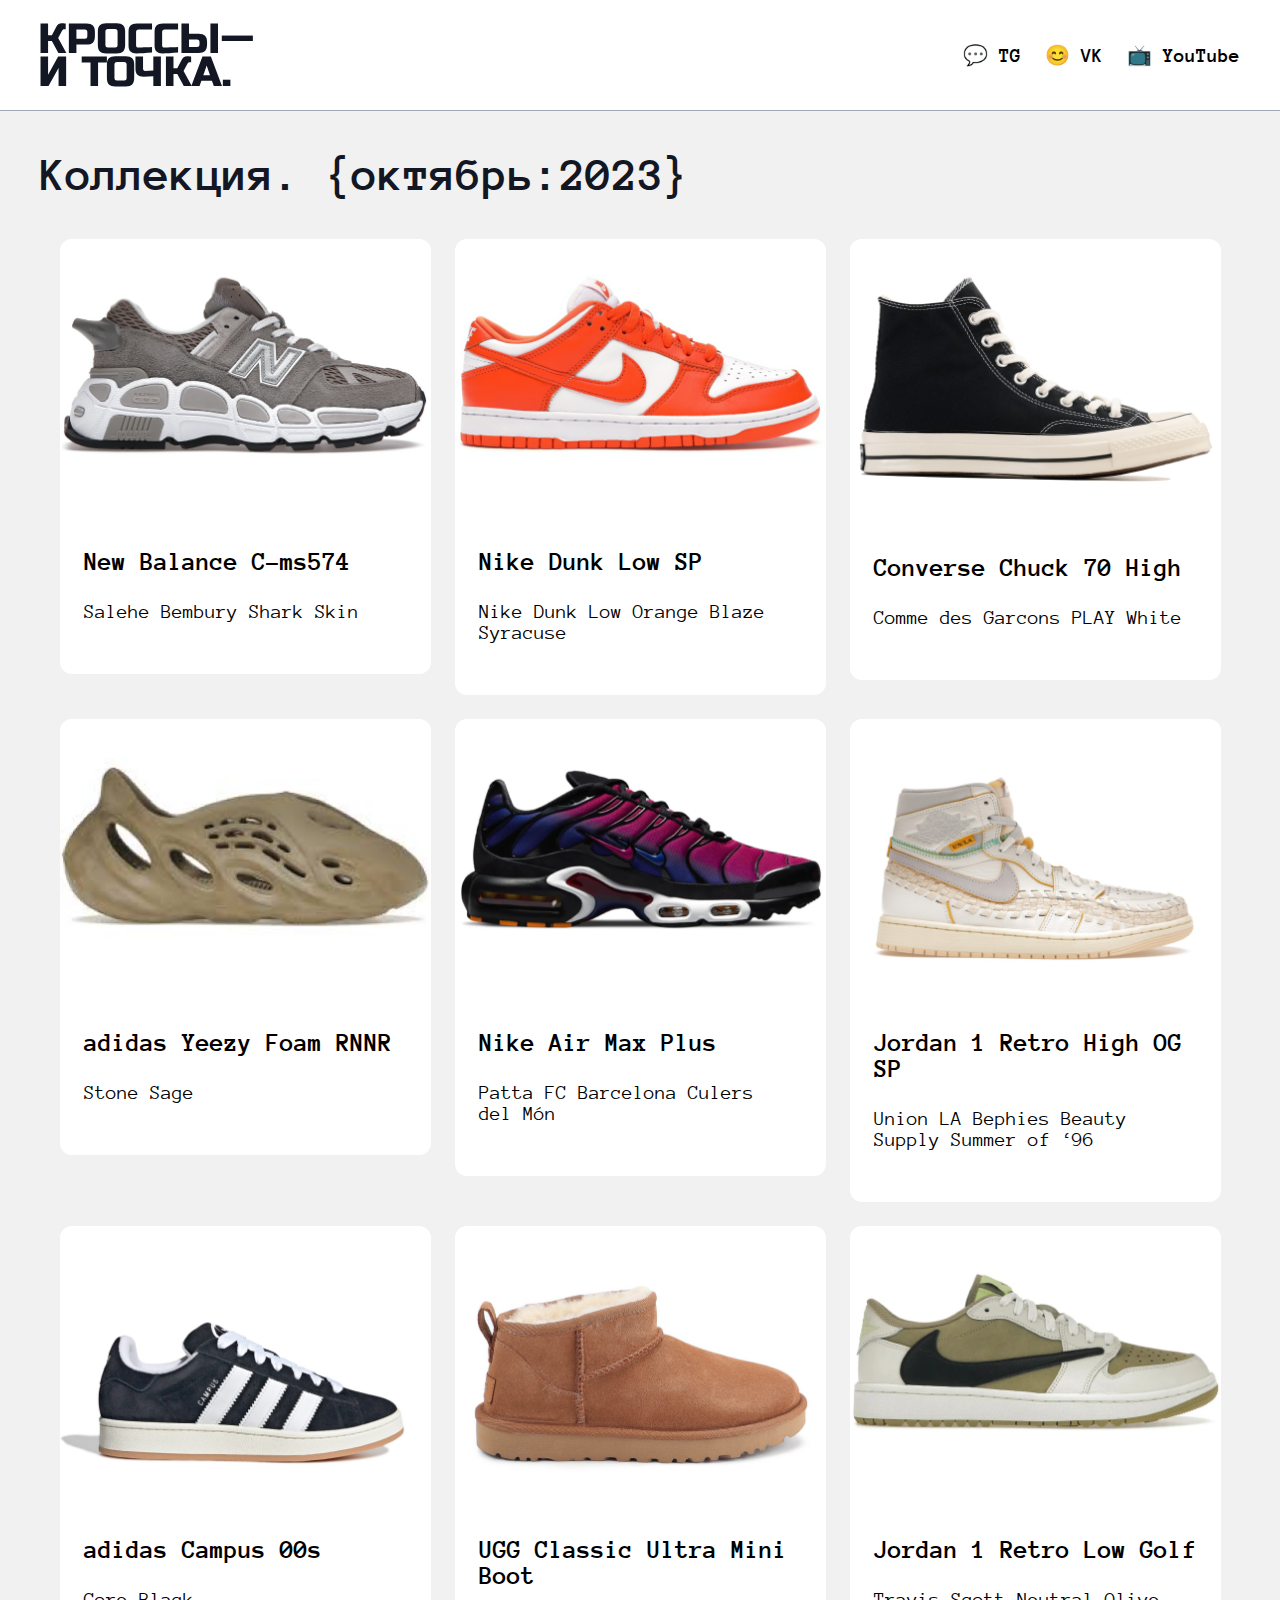
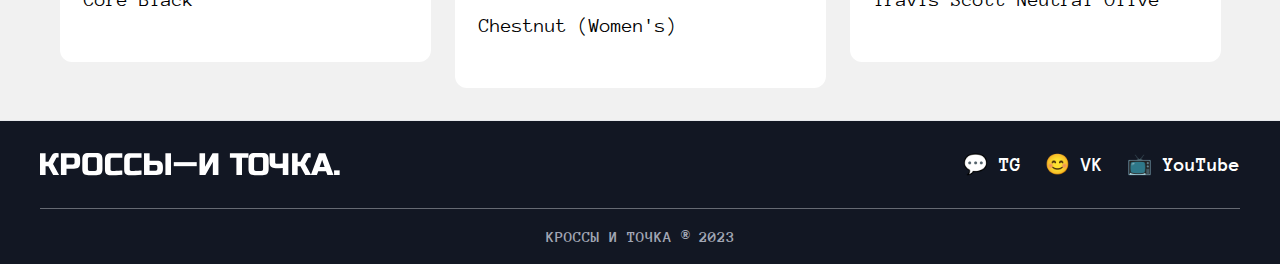
<file: index.html>
<html lang="ru">

<head>
  <meta charset="UTF-8">
  <meta name="viewport" content="width=device-width, initial-scale=1.0">
  <title>Кроссы — и точка</title>
  <link rel="stylesheet" href="style.css" />
</head>

<body>
  <header class="header">
    <div class="header_container">
      <a href=""><svg class="logo">
          <path d="M182.83 56.7H190.39V63H182.83V56.7Z" fill="#121723" />
          <path
            d="M159.521 63H151.331L162.461 33.6H170.861L181.991 63H173.801L171.911 57.75H161.411L159.521 63ZM163.301 52.29H170.021L166.661 42.42L163.301 52.29Z"
            fill="#121723" />
          <path
            d="M147.349 33.18C148.049 33.18 149.309 33.32 151.129 33.6V39.27H149.449C149.029 39.27 148.651 39.41 148.315 39.69C147.979 39.942 147.727 40.222 147.559 40.53L143.569 48.09L151.759 63H143.779L137.269 51.03H133.489V63H125.929V33.6H133.489V45.15H137.269L141.469 37.17C142.085 35.994 142.841 35.042 143.737 34.314C144.661 33.558 145.865 33.18 147.349 33.18Z"
            fill="#121723" />
          <path
            d="M113.326 53.34C109.966 53.62 106.788 53.76 103.792 53.76C100.824 53.76 98.6961 53.116 97.4081 51.828C96.1201 50.54 95.4761 48.524 95.4761 45.78V33.6H103.036V45.78C103.036 46.424 103.218 46.942 103.582 47.334C103.974 47.698 104.492 47.88 105.136 47.88C107.432 47.88 110.162 47.74 113.326 47.46V33.6H120.886V63H113.326V53.34Z"
            fill="#121723" />
          <path
            d="M86.6364 41.58C86.6364 39.9 85.7964 39.06 84.1164 39.06H76.9764C75.2964 39.06 74.4564 39.9 74.4564 41.58V55.02C74.4564 56.7 75.2964 57.54 76.9764 57.54H84.1164C85.7964 57.54 86.6364 56.7 86.6364 55.02V41.58ZM94.1964 55.02C94.1964 57.96 93.5244 60.102 92.1804 61.446C90.8644 62.762 88.7364 63.42 85.7964 63.42H75.2964C72.3564 63.42 70.2144 62.762 68.8704 61.446C67.5544 60.102 66.8964 57.96 66.8964 55.02V41.58C66.8964 38.64 67.5544 36.512 68.8704 35.196C70.2144 33.852 72.3564 33.18 75.2964 33.18H85.7964C88.7364 33.18 90.8644 33.852 92.1804 35.196C93.5244 36.512 94.1964 38.64 94.1964 41.58V55.02Z"
            fill="#121723" />
          <path d="M58.0715 63H50.5115V39.48H41.6915V33.6H66.8915V39.48H58.0715V63Z" fill="#121723" />
          <path d="M26.14 63H18.58V44.94L8.50002 63H0.52002V33.6H8.08002V51.66L18.16 33.6H26.14V63Z" fill="#121723" />
          <path d="M181.78 18.03V12.57H212.86V18.03H181.78Z" fill="#121723" />
          <path
            d="M149.01 10.68H158.67C161.61 10.68 163.738 11.352 165.054 12.696C166.398 14.012 167.07 16.14 167.07 19.08V21.6C167.07 24.54 166.398 26.682 165.054 28.026C163.738 29.342 161.61 30 158.67 30H141.45V0.599976H149.01V10.68ZM177.99 30H170.43V0.599976H177.99V30ZM159.51 19.08C159.51 17.4 158.67 16.56 156.99 16.56H149.01V24.12H156.99C158.67 24.12 159.51 23.28 159.51 21.6V19.08Z"
            fill="#121723" />
          <path
            d="M138.085 29.58C131.841 30.14 126.661 30.42 122.545 30.42C119.801 30.42 117.785 29.776 116.497 28.488C115.209 27.2 114.565 25.184 114.565 22.44V8.99998C114.565 6.05998 115.223 3.93198 116.539 2.61598C117.883 1.27198 120.025 0.599976 122.965 0.599976H138.085V6.47998H124.645C122.965 6.47998 122.125 7.31998 122.125 8.99998V22.44C122.125 23.084 122.307 23.602 122.671 23.994C123.063 24.358 123.553 24.54 124.141 24.54C124.729 24.54 125.373 24.54 126.073 24.54C126.773 24.512 127.501 24.484 128.257 24.456C129.013 24.428 129.769 24.4 130.525 24.372C131.309 24.344 132.303 24.288 133.507 24.204C134.739 24.12 136.265 24.022 138.085 23.91V29.58Z"
            fill="#121723" />
          <path
            d="M112.04 29.58C105.796 30.14 100.616 30.42 96.4998 30.42C93.7558 30.42 91.7398 29.776 90.4518 28.488C89.1638 27.2 88.5198 25.184 88.5198 22.44V8.99998C88.5198 6.05998 89.1778 3.93198 90.4938 2.61598C91.8378 1.27198 93.9798 0.599976 96.9198 0.599976H112.04V6.47998H98.5998C96.9198 6.47998 96.0798 7.31998 96.0798 8.99998V22.44C96.0798 23.084 96.2618 23.602 96.6258 23.994C97.0178 24.358 97.5078 24.54 98.0958 24.54C98.6838 24.54 99.3278 24.54 100.028 24.54C100.728 24.512 101.456 24.484 102.212 24.456C102.968 24.428 103.724 24.4 104.48 24.372C105.264 24.344 106.258 24.288 107.462 24.204C108.694 24.12 110.22 24.022 112.04 23.91V29.58Z"
            fill="#121723" />
          <path
            d="M77.5802 8.57999C77.5802 6.89999 76.7402 6.05999 75.0602 6.05999H67.9202C66.2402 6.05999 65.4001 6.89999 65.4001 8.57999V22.02C65.4001 23.7 66.2402 24.54 67.9202 24.54H75.0602C76.7402 24.54 77.5802 23.7 77.5802 22.02V8.57999ZM85.1402 22.02C85.1402 24.96 84.4682 27.102 83.1242 28.446C81.8082 29.762 79.6802 30.42 76.7402 30.42H66.2402C63.3002 30.42 61.1581 29.762 59.8141 28.446C58.4981 27.102 57.8401 24.96 57.8401 22.02V8.57999C57.8401 5.63999 58.4981 3.51199 59.8141 2.19599C61.1581 0.851992 63.3002 0.179993 66.2402 0.179993H76.7402C79.6802 0.179993 81.8082 0.851992 83.1242 2.19599C84.4682 3.51199 85.1402 5.63999 85.1402 8.57999V22.02Z"
            fill="#121723" />
          <path
            d="M28.8618 0.599976H46.5018C49.4418 0.599976 51.5698 1.27198 52.8858 2.61598C54.2298 3.93198 54.9018 6.05998 54.9018 8.99998V13.2C54.9018 16.14 54.2298 18.282 52.8858 19.626C51.5698 20.942 49.4418 21.6 46.5018 21.6H36.4218V30H28.8618V0.599976ZM47.3418 8.99998C47.3418 7.31998 46.5018 6.47998 44.8218 6.47998H36.4218V15.72H44.8218C46.5018 15.72 47.3418 14.88 47.3418 13.2V8.99998Z"
            fill="#121723" />
          <path
            d="M21.94 0.179993C22.64 0.179993 23.9 0.319993 25.72 0.599992V6.26999H24.04C23.62 6.26999 23.242 6.40999 22.906 6.68999C22.57 6.94199 22.318 7.22199 22.15 7.52999L18.16 15.09L26.35 30H18.37L11.86 18.03H8.08002V30H0.52002V0.599992H8.08002V12.15H11.86L16.06 4.16999C16.676 2.99399 17.432 2.04199 18.328 1.31399C19.252 0.557993 20.456 0.179993 21.94 0.179993Z"
            fill="#121723" />
        </svg></a>
      <div class="icons">
        <nav>
          <ul>
            <li><a href="">💬 TG</a></li>
            <li><a href="">😊 VK</a></li>
            <li><a href="">📺 YouTube</a></li>
          </ul>
          </li>
          </ul>
        </nav>
      </div>
    </div>
  </header>
  <div class="subtitle__container">
    <h2 class="subtitle">Коллекция. {октябрь:2023}</h2>
  </div>
  <main class="main">
    <div class="main_container">
      <div class="sneakers">
        <div class="sneaker">
          <a href="crossovok1.html">
            <img alt="Jordan 1 Retro Low Golf" src="images/image5.png" class="container__image" />
            <div class="text__sneakers">
              <h3 class="container__title">New Balance C-ms574</h3>
              <p class="container__text">Salehe Bembury Shark Skin</p>
            </div>
          </a>
        </div>
        <div class="sneaker">
          <a href="crossovok2.html">
            <img alt="Jordan 1 Retro Low Golf" src="images/image4.png" class="container__image" />
            <div class="text__sneakers">
              <h3 class="container__title">Nike Dunk Low SP</h3>
              <p class="container__text">Nike Dunk Low Orange Blaze Syracuse</p>
            </div>
          </a>
        </div>
        <div class="sneaker">
          <a href="crossovok3.html">
            <img alt="Jordan 1 Retro Low Golf" src="images/image10.png" class="container__image"
              style="border-radius: 12px;" />
            <div class="text__sneakers">
              <h3 class="container__title">Converse Chuck 70 High</h3>
              <p class="container__text">Comme des Garcons PLAY White</p>
            </div>
          </a>
        </div>
        <div class="sneaker">
          <img alt="Jordan 1 Retro Low Golf" src="images/image2.png" class="container__image" />
          <div class="text__sneakers">
            <h3 class="container__title">adidas Yeezy Foam RNNR</h3>
            <p class="container__text">Stone Sage</p>
          </div>
        </div>
        <div class="sneaker">
          <img alt="Jordan 1 Retro Low Golf" src="images/image1.png" class="container__image" />
          <div class="text__sneakers">
            <h3 class="container__title">Nike Air Max Plus</h3>
            <p class="container__text">Patta FC Barcelona Culers del Món</p>
          </div>
        </div>
        <div class="sneaker">
          <img alt="Nike Dunk Low SP" src="images/image9.png" class="container__image" />
          <div class="text__sneakers">
            <h3 class="container__title">Jordan 1 Retro High OG SP</h3>
            <p class="container__text">Union LA Bephies Beauty Supply Summer of ‘96
            </p>
          </div>
        </div>
        <div class="sneaker">
          <img alt="adidas Yeezy Foam RNR" src="images/image8.png" class="container__image" />
          <div class="text__sneakers">
            <h3 class="container__title">adidas Campus 00s</h3>
            <p class="container__text">Core Black</p>
          </div>
        </div>
        <div class="sneaker">
          <img alt="Jordan 1 Retro Low Golf" src="images/image6.png" class="container__image" />
          <div class="text__sneakers">
            <h3 class="container__title">UGG Classic Ultra Mini Boot</h3>
            <p class="container__text">Chestnut (Women's)</p>
          </div>
        </div>
        <div class="sneaker">
          <img alt="Jordan 1 Retro Low Golf" src="images/image3.png" class="container__image" />
          <div class="text__sneakers">
            <h3 class="container__title">Jordan 1 Retro Low Golf</h3>
            <p class="container__text">Travis Scott Neutral Olive</p>
          </div>
        </div>
      </div>
    </div>
  </main>
  <footer class="footer">
    <div class="footer_container">
      <a href=""><svg class="logo2" viewBox="0 0 300 23" fill="none" xmlns="http://www.w3.org/2000/svg">
          <path d="M294.073 17.3601H299.653V22.0101H294.073V17.3601Z" fill="white" />
          <path
            d="M276.869 22.0101H270.824L279.039 0.310059H285.239L293.454 22.0101H287.409L286.014 18.1351H278.264L276.869 22.0101ZM279.659 14.1051H284.619L282.139 6.82006L279.659 14.1051Z"
            fill="white" />
          <path
            d="M267.885 0C268.402 0 269.331 0.103333 270.675 0.31V4.495H269.435C269.125 4.495 268.846 4.59833 268.598 4.805C268.35 4.991 268.164 5.19767 268.04 5.425L265.095 11.005L271.14 22.01H265.25L260.445 13.175H257.655V22.01H252.075V0.31H257.655V8.835H260.445L263.545 2.945C263.999 2.077 264.557 1.37433 265.219 0.837C265.901 0.279 266.79 0 267.885 0Z"
            fill="white" />
          <path
            d="M242.772 14.8801C240.292 15.0867 237.947 15.1901 235.735 15.1901C233.545 15.1901 231.974 14.7147 231.023 13.7641C230.073 12.8134 229.597 11.3254 229.597 9.30006V0.310059H235.177V9.30006C235.177 9.77539 235.312 10.1577 235.58 10.4471C235.87 10.7157 236.252 10.8501 236.727 10.8501C238.422 10.8501 240.437 10.7467 242.772 10.5401V0.310059H248.352V22.0101H242.772V14.8801Z"
            fill="white" />
          <path
            d="M223.073 6.2C223.073 4.96 222.453 4.34 221.213 4.34H215.943C214.703 4.34 214.083 4.96 214.083 6.2V16.12C214.083 17.36 214.703 17.98 215.943 17.98H221.213C222.453 17.98 223.073 17.36 223.073 16.12V6.2ZM228.653 16.12C228.653 18.29 228.157 19.871 227.165 20.863C226.193 21.8343 224.623 22.32 222.453 22.32H214.703C212.533 22.32 210.952 21.8343 209.96 20.863C208.988 19.871 208.503 18.29 208.503 16.12V6.2C208.503 4.03 208.988 2.45933 209.96 1.488C210.952 0.496 212.533 0 214.703 0H222.453C224.623 0 226.193 0.496 227.165 1.488C228.157 2.45933 228.653 4.03 228.653 6.2V16.12Z"
            fill="white" />
          <path d="M201.989 22.0101H196.409V4.65006H189.899V0.310059H208.499V4.65006H201.989V22.0101Z" fill="white" />
          <path
            d="M178.421 22.0101H172.841V8.68006L165.401 22.0101H159.511V0.310059H165.091V13.6401L172.531 0.310059H178.421V22.0101Z"
            fill="white" />
          <path d="M133.787 13.175V9.14502H156.727V13.175H133.787Z" fill="white" />
          <path
            d="M109.6 7.75006H116.73C118.9 7.75006 120.47 8.24606 121.442 9.23806C122.434 10.2094 122.93 11.7801 122.93 13.9501V15.8101C122.93 17.9801 122.434 19.5611 121.442 20.5531C120.47 21.5244 118.9 22.0101 116.73 22.0101H104.02V0.310059H109.6V7.75006ZM130.99 22.0101H125.41V0.310059H130.99V22.0101ZM117.35 13.9501C117.35 12.7101 116.73 12.0901 115.49 12.0901H109.6V17.6701H115.49C116.73 17.6701 117.35 17.0501 117.35 15.8101V13.9501Z"
            fill="white" />
          <path
            d="M101.536 21.7001C96.9272 22.1134 93.1039 22.3201 90.0659 22.3201C88.0406 22.3201 86.5526 21.8447 85.6019 20.8941C84.6512 19.9434 84.1759 18.4554 84.1759 16.4301V6.51006C84.1759 4.34006 84.6616 2.76939 85.6329 1.79806C86.6249 0.806059 88.2059 0.310059 90.3759 0.310059H101.536V4.65006H91.6159C90.3759 4.65006 89.7559 5.27006 89.7559 6.51006V16.4301C89.7559 16.9054 89.8902 17.2877 90.1589 17.5771C90.4482 17.8457 90.8099 17.9801 91.2439 17.9801C91.6779 17.9801 92.1532 17.9801 92.6699 17.9801C93.1866 17.9594 93.7239 17.9387 94.2819 17.9181C94.8399 17.8974 95.3979 17.8767 95.9559 17.8561C96.5346 17.8354 97.2682 17.7941 98.1569 17.7321C99.0662 17.6701 100.193 17.5977 101.536 17.5151V21.7001Z"
            fill="white" />
          <path
            d="M82.3123 21.7001C77.7036 22.1134 73.8803 22.3201 70.8423 22.3201C68.8169 22.3201 67.3289 21.8447 66.3783 20.8941C65.4276 19.9434 64.9523 18.4554 64.9523 16.4301V6.51006C64.9523 4.34006 65.4379 2.76939 66.4093 1.79806C67.4013 0.806059 68.9823 0.310059 71.1523 0.310059H82.3123V4.65006H72.3923C71.1523 4.65006 70.5323 5.27006 70.5323 6.51006V16.4301C70.5323 16.9054 70.6666 17.2877 70.9353 17.5771C71.2246 17.8457 71.5863 17.9801 72.0203 17.9801C72.4543 17.9801 72.9296 17.9801 73.4463 17.9801C73.9629 17.9594 74.5003 17.9387 75.0583 17.9181C75.6163 17.8974 76.1743 17.8767 76.7323 17.8561C77.3109 17.8354 78.0446 17.7941 78.9333 17.7321C79.8426 17.6701 80.9689 17.5977 82.3123 17.5151V21.7001Z"
            fill="white" />
          <path
            d="M56.8777 6.2C56.8777 4.96 56.2577 4.34 55.0177 4.34H49.7477C48.5077 4.34 47.8877 4.96 47.8877 6.2V16.12C47.8877 17.36 48.5077 17.98 49.7477 17.98H55.0177C56.2577 17.98 56.8777 17.36 56.8777 16.12V6.2ZM62.4577 16.12C62.4577 18.29 61.9617 19.871 60.9697 20.863C59.9984 21.8343 58.4277 22.32 56.2577 22.32H48.5077C46.3377 22.32 44.7567 21.8343 43.7647 20.863C42.7934 19.871 42.3077 18.29 42.3077 16.12V6.2C42.3077 4.03 42.7934 2.45933 43.7647 1.488C44.7567 0.496 46.3377 0 48.5077 0H56.2577C58.4277 0 59.9984 0.496 60.9697 1.488C61.9617 2.45933 62.4577 4.03 62.4577 6.2V16.12Z"
            fill="white" />
          <path
            d="M20.9189 0.310059H33.9389C36.1089 0.310059 37.6796 0.806059 38.6509 1.79806C39.6429 2.76939 40.1389 4.34006 40.1389 6.51006V9.61006C40.1389 11.7801 39.6429 13.3611 38.6509 14.3531C37.6796 15.3244 36.1089 15.8101 33.9389 15.8101H26.4989V22.0101H20.9189V0.310059ZM34.5589 6.51006C34.5589 5.27006 33.9389 4.65006 32.6989 4.65006H26.4989V11.4701H32.6989C33.9389 11.4701 34.5589 10.8501 34.5589 9.61006V6.51006Z"
            fill="white" />
          <path
            d="M15.81 0C16.3267 0 17.2567 0.103333 18.6 0.31V4.495H17.36C17.05 4.495 16.771 4.59833 16.523 4.805C16.275 4.991 16.089 5.19767 15.965 5.425L13.02 11.005L19.065 22.01H13.175L8.37 13.175H5.58V22.01H0V0.31H5.58V8.835H8.37L11.47 2.945C11.9247 2.077 12.4827 1.37433 13.144 0.837C13.826 0.279 14.7147 0 15.81 0Z"
            fill="white" />
        </svg></a>
      <div class="icons">
        <nav>
          <ul>
            <li><a href="" style="color: white;">💬 TG</a></li>
            <li><a href="" style="color: white;">😊 VK</a></li>
            <li><a href="" style="color: white;">📺 YouTube</a></li>
          </ul>
          </li>
          </ul>
        </nav>
      </div>
    </div>
    <div class="last__footer__container">
      <div class="years__footer">
        <h1 class="last__text">КРОССЫ И ТОЧКА ® 2023</h1>
      </div>
    </div>
    </div>
  </footer>
</body>

</html>
</file>
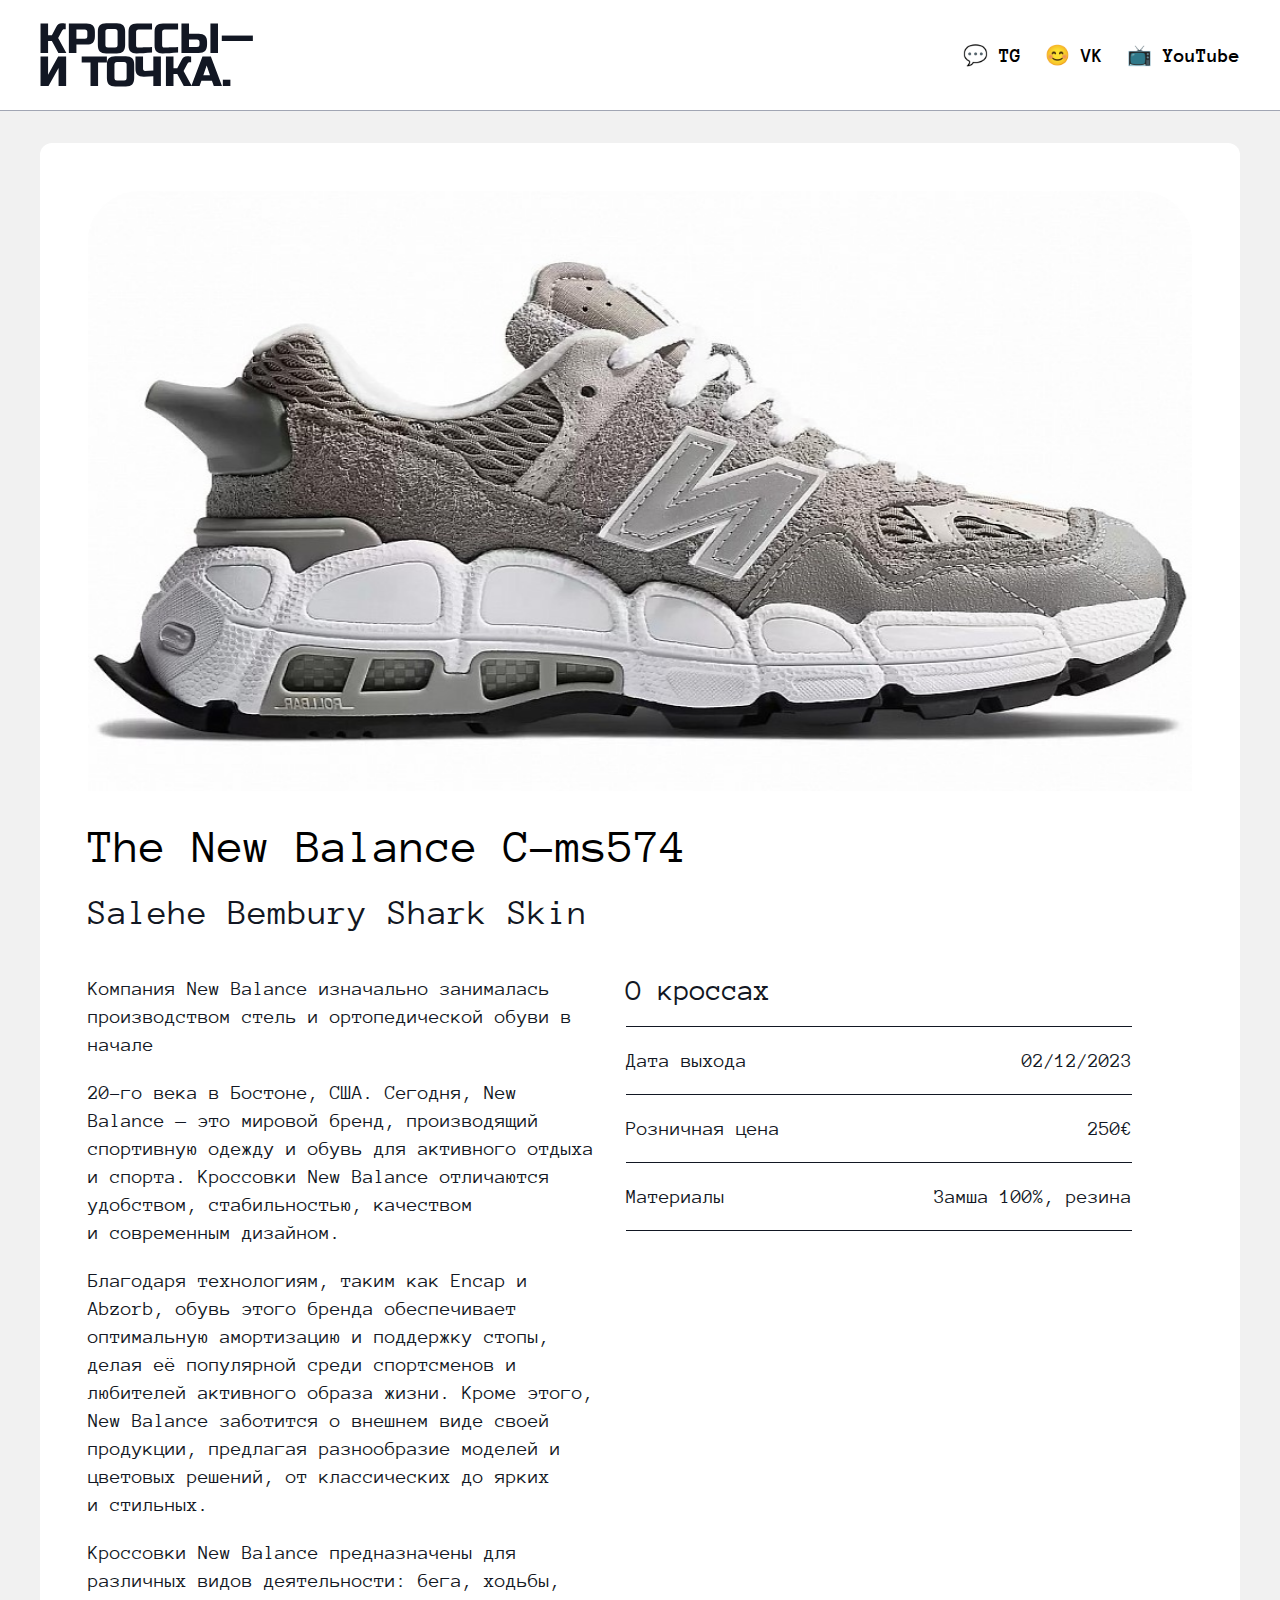
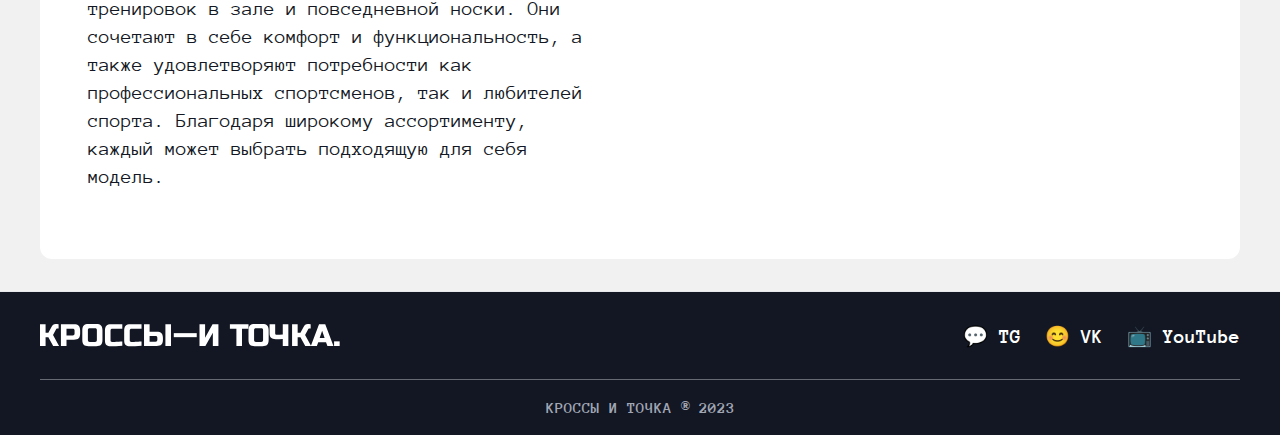
<file: crossovok1.html>
<html lang="ru">

<head>
  <meta charset="UTF-8">
  <meta name="viewport" content="width=device-width, initial-scale=1.0">
  <title>Кроссы — и точка</title>
  <link rel="stylesheet" href="style.css" />
</head>

<body>
  <header class="header">
    <div class="header__container">
      <a href="index.html"><svg class="logo" width="213" height="64">
          <path d="M182.83 56.7H190.39V63H182.83V56.7Z" fill="#121723" />
          <path
            d="M159.521 63H151.331L162.461 33.6H170.861L181.991 63H173.801L171.911 57.75H161.411L159.521 63ZM163.301 52.29H170.021L166.661 42.42L163.301 52.29Z"
            fill="#121723" />
          <path
            d="M147.349 33.18C148.049 33.18 149.309 33.32 151.129 33.6V39.27H149.449C149.029 39.27 148.651 39.41 148.315 39.69C147.979 39.942 147.727 40.222 147.559 40.53L143.569 48.09L151.759 63H143.779L137.269 51.03H133.489V63H125.929V33.6H133.489V45.15H137.269L141.469 37.17C142.085 35.994 142.841 35.042 143.737 34.314C144.661 33.558 145.865 33.18 147.349 33.18Z"
            fill="#121723" />
          <path
            d="M113.326 53.34C109.966 53.62 106.788 53.76 103.792 53.76C100.824 53.76 98.6961 53.116 97.4081 51.828C96.1201 50.54 95.4761 48.524 95.4761 45.78V33.6H103.036V45.78C103.036 46.424 103.218 46.942 103.582 47.334C103.974 47.698 104.492 47.88 105.136 47.88C107.432 47.88 110.162 47.74 113.326 47.46V33.6H120.886V63H113.326V53.34Z"
            fill="#121723" />
          <path
            d="M86.6364 41.58C86.6364 39.9 85.7964 39.06 84.1164 39.06H76.9764C75.2964 39.06 74.4564 39.9 74.4564 41.58V55.02C74.4564 56.7 75.2964 57.54 76.9764 57.54H84.1164C85.7964 57.54 86.6364 56.7 86.6364 55.02V41.58ZM94.1964 55.02C94.1964 57.96 93.5244 60.102 92.1804 61.446C90.8644 62.762 88.7364 63.42 85.7964 63.42H75.2964C72.3564 63.42 70.2144 62.762 68.8704 61.446C67.5544 60.102 66.8964 57.96 66.8964 55.02V41.58C66.8964 38.64 67.5544 36.512 68.8704 35.196C70.2144 33.852 72.3564 33.18 75.2964 33.18H85.7964C88.7364 33.18 90.8644 33.852 92.1804 35.196C93.5244 36.512 94.1964 38.64 94.1964 41.58V55.02Z"
            fill="#121723" />
          <path d="M58.0715 63H50.5115V39.48H41.6915V33.6H66.8915V39.48H58.0715V63Z" fill="#121723" />
          <path d="M26.14 63H18.58V44.94L8.50002 63H0.52002V33.6H8.08002V51.66L18.16 33.6H26.14V63Z" fill="#121723" />
          <path d="M181.78 18.03V12.57H212.86V18.03H181.78Z" fill="#121723" />
          <path
            d="M149.01 10.68H158.67C161.61 10.68 163.738 11.352 165.054 12.696C166.398 14.012 167.07 16.14 167.07 19.08V21.6C167.07 24.54 166.398 26.682 165.054 28.026C163.738 29.342 161.61 30 158.67 30H141.45V0.599976H149.01V10.68ZM177.99 30H170.43V0.599976H177.99V30ZM159.51 19.08C159.51 17.4 158.67 16.56 156.99 16.56H149.01V24.12H156.99C158.67 24.12 159.51 23.28 159.51 21.6V19.08Z"
            fill="#121723" />
          <path
            d="M138.085 29.58C131.841 30.14 126.661 30.42 122.545 30.42C119.801 30.42 117.785 29.776 116.497 28.488C115.209 27.2 114.565 25.184 114.565 22.44V8.99998C114.565 6.05998 115.223 3.93198 116.539 2.61598C117.883 1.27198 120.025 0.599976 122.965 0.599976H138.085V6.47998H124.645C122.965 6.47998 122.125 7.31998 122.125 8.99998V22.44C122.125 23.084 122.307 23.602 122.671 23.994C123.063 24.358 123.553 24.54 124.141 24.54C124.729 24.54 125.373 24.54 126.073 24.54C126.773 24.512 127.501 24.484 128.257 24.456C129.013 24.428 129.769 24.4 130.525 24.372C131.309 24.344 132.303 24.288 133.507 24.204C134.739 24.12 136.265 24.022 138.085 23.91V29.58Z"
            fill="#121723" />
          <path
            d="M112.04 29.58C105.796 30.14 100.616 30.42 96.4998 30.42C93.7558 30.42 91.7398 29.776 90.4518 28.488C89.1638 27.2 88.5198 25.184 88.5198 22.44V8.99998C88.5198 6.05998 89.1778 3.93198 90.4938 2.61598C91.8378 1.27198 93.9798 0.599976 96.9198 0.599976H112.04V6.47998H98.5998C96.9198 6.47998 96.0798 7.31998 96.0798 8.99998V22.44C96.0798 23.084 96.2618 23.602 96.6258 23.994C97.0178 24.358 97.5078 24.54 98.0958 24.54C98.6838 24.54 99.3278 24.54 100.028 24.54C100.728 24.512 101.456 24.484 102.212 24.456C102.968 24.428 103.724 24.4 104.48 24.372C105.264 24.344 106.258 24.288 107.462 24.204C108.694 24.12 110.22 24.022 112.04 23.91V29.58Z"
            fill="#121723" />
          <path
            d="M77.5802 8.57999C77.5802 6.89999 76.7402 6.05999 75.0602 6.05999H67.9202C66.2402 6.05999 65.4001 6.89999 65.4001 8.57999V22.02C65.4001 23.7 66.2402 24.54 67.9202 24.54H75.0602C76.7402 24.54 77.5802 23.7 77.5802 22.02V8.57999ZM85.1402 22.02C85.1402 24.96 84.4682 27.102 83.1242 28.446C81.8082 29.762 79.6802 30.42 76.7402 30.42H66.2402C63.3002 30.42 61.1581 29.762 59.8141 28.446C58.4981 27.102 57.8401 24.96 57.8401 22.02V8.57999C57.8401 5.63999 58.4981 3.51199 59.8141 2.19599C61.1581 0.851992 63.3002 0.179993 66.2402 0.179993H76.7402C79.6802 0.179993 81.8082 0.851992 83.1242 2.19599C84.4682 3.51199 85.1402 5.63999 85.1402 8.57999V22.02Z"
            fill="#121723" />
          <path
            d="M28.8618 0.599976H46.5018C49.4418 0.599976 51.5698 1.27198 52.8858 2.61598C54.2298 3.93198 54.9018 6.05998 54.9018 8.99998V13.2C54.9018 16.14 54.2298 18.282 52.8858 19.626C51.5698 20.942 49.4418 21.6 46.5018 21.6H36.4218V30H28.8618V0.599976ZM47.3418 8.99998C47.3418 7.31998 46.5018 6.47998 44.8218 6.47998H36.4218V15.72H44.8218C46.5018 15.72 47.3418 14.88 47.3418 13.2V8.99998Z"
            fill="#121723" />
          <path
            d="M21.94 0.179993C22.64 0.179993 23.9 0.319993 25.72 0.599992V6.26999H24.04C23.62 6.26999 23.242 6.40999 22.906 6.68999C22.57 6.94199 22.318 7.22199 22.15 7.52999L18.16 15.09L26.35 30H18.37L11.86 18.03H8.08002V30H0.52002V0.599992H8.08002V12.15H11.86L16.06 4.16999C16.676 2.99399 17.432 2.04199 18.328 1.31399C19.252 0.557993 20.456 0.179993 21.94 0.179993Z"
            fill="#121723" />
        </svg></a>
      <div class="icons">
        <nav>
          <ul class="icons___items">
            <li><a href="">💬 TG</a></li>
            <li><a href="">😊 VK</a></li>
            <li><a href="">📺 YouTube</a></li>
          </ul>
          </li>
          </ul>
        </nav>
      </div>
    </div>
  </header>
  <main class="main">
    <div class="main__container">
      <div class="sneakerr">
        <img alt="Jordan 1 Retro Low Golf" src="images/sneaker_big_1.png" class="container___image" />
        <div class="text__sneakerss">
          <h3 class="container___title">The New Balance C-ms574</h3>
          <p class="container___text">Salehe Bembury Shark Skin</p>
        </div>
        <div class="container___block">
          <div class="sneaker-big_text">
            <p class="sneaker-big__text">Компания New Balance изначально занималась производством стель и ортопедической
              обуви в начале</p>
            <p class="sneaker-big__text">20-го века в Бостоне, США. Сегодня, New Balance — это мировой бренд,
              производящий спортивную одежду и обувь
              для активного отдыха и спорта. Кроссовки New Balance отличаются удобством, стабильностью, качеством
              и современным дизайном.</p>

            <p class="sneaker-big__text">Благодаря технологиям, таким как Encap и Abzorb, обувь этого бренда
              обеспечивает оптимальную амортизацию
              и поддержку стопы, делая её популярной среди спортсменов и любителей активного образа жизни. Кроме этого,
              New
              Balance заботится о внешнем виде своей продукции, предлагая разнообразие моделей и цветовых решений, от
              классических до ярких и стильных.</p>

            <p class="sneaker-big__text">Кроссовки New Balance предназначены для различных видов деятельности: бега,
              ходьбы, тренировок в зале
              и повседневной носки. Они сочетают в себе комфорт и функциональность, а также удовлетворяют потребности
              как
              профессиональных спортсменов, так и любителей спорта. Благодаря широкому ассортименту, каждый может
              выбрать
              подходящую для себя модель.</p>
          </div>
          <div class="sneaker-big__parameters">
            <h1 class="sneaker-big__parameters-title">О кроссах</h1>
            <div class="sneaker-big__parameter-titlee">
              <h1 class="sneaker-big__parameter-title">Дата выхода</h1>
              <h1 class="sneaker-big__parameter-title">02/12/2023</h1>
            </div>
            <div class="sneaker-big__parameter-titlee">
              <h1 class="sneaker-big__parameter-title">Розничная цена</h1>
              <h1 class="sneaker-big__parameter-title">250€</h1>
            </div>
            <div class="sneaker-big__parameter-titlee">
              <h1 class="sneaker-big__parameter-title">Материалы</h1>
              <h1 class="sneaker-big__parameter-title">Замша 100%, резина</h1>
            </div>
          </div>
        </div>
      </div>
    </div>
    </div>
  </main>
  <footer class="footer">
    <div class="footer__container">
      <a href="index.html"><svg width="300" height="23" viewBox="0 0 300 23" fill="none"
          xmlns="http://www.w3.org/2000/svg">
          <path d="M294.073 17.3601H299.653V22.0101H294.073V17.3601Z" fill="white" />
          <path
            d="M276.869 22.0101H270.824L279.039 0.310059H285.239L293.454 22.0101H287.409L286.014 18.1351H278.264L276.869 22.0101ZM279.659 14.1051H284.619L282.139 6.82006L279.659 14.1051Z"
            fill="white" />
          <path
            d="M267.885 0C268.402 0 269.331 0.103333 270.675 0.31V4.495H269.435C269.125 4.495 268.846 4.59833 268.598 4.805C268.35 4.991 268.164 5.19767 268.04 5.425L265.095 11.005L271.14 22.01H265.25L260.445 13.175H257.655V22.01H252.075V0.31H257.655V8.835H260.445L263.545 2.945C263.999 2.077 264.557 1.37433 265.219 0.837C265.901 0.279 266.79 0 267.885 0Z"
            fill="white" />
          <path
            d="M242.772 14.8801C240.292 15.0867 237.947 15.1901 235.735 15.1901C233.545 15.1901 231.974 14.7147 231.023 13.7641C230.073 12.8134 229.597 11.3254 229.597 9.30006V0.310059H235.177V9.30006C235.177 9.77539 235.312 10.1577 235.58 10.4471C235.87 10.7157 236.252 10.8501 236.727 10.8501C238.422 10.8501 240.437 10.7467 242.772 10.5401V0.310059H248.352V22.0101H242.772V14.8801Z"
            fill="white" />
          <path
            d="M223.073 6.2C223.073 4.96 222.453 4.34 221.213 4.34H215.943C214.703 4.34 214.083 4.96 214.083 6.2V16.12C214.083 17.36 214.703 17.98 215.943 17.98H221.213C222.453 17.98 223.073 17.36 223.073 16.12V6.2ZM228.653 16.12C228.653 18.29 228.157 19.871 227.165 20.863C226.193 21.8343 224.623 22.32 222.453 22.32H214.703C212.533 22.32 210.952 21.8343 209.96 20.863C208.988 19.871 208.503 18.29 208.503 16.12V6.2C208.503 4.03 208.988 2.45933 209.96 1.488C210.952 0.496 212.533 0 214.703 0H222.453C224.623 0 226.193 0.496 227.165 1.488C228.157 2.45933 228.653 4.03 228.653 6.2V16.12Z"
            fill="white" />
          <path d="M201.989 22.0101H196.409V4.65006H189.899V0.310059H208.499V4.65006H201.989V22.0101Z" fill="white" />
          <path
            d="M178.421 22.0101H172.841V8.68006L165.401 22.0101H159.511V0.310059H165.091V13.6401L172.531 0.310059H178.421V22.0101Z"
            fill="white" />
          <path d="M133.787 13.175V9.14502H156.727V13.175H133.787Z" fill="white" />
          <path
            d="M109.6 7.75006H116.73C118.9 7.75006 120.47 8.24606 121.442 9.23806C122.434 10.2094 122.93 11.7801 122.93 13.9501V15.8101C122.93 17.9801 122.434 19.5611 121.442 20.5531C120.47 21.5244 118.9 22.0101 116.73 22.0101H104.02V0.310059H109.6V7.75006ZM130.99 22.0101H125.41V0.310059H130.99V22.0101ZM117.35 13.9501C117.35 12.7101 116.73 12.0901 115.49 12.0901H109.6V17.6701H115.49C116.73 17.6701 117.35 17.0501 117.35 15.8101V13.9501Z"
            fill="white" />
          <path
            d="M101.536 21.7001C96.9272 22.1134 93.1039 22.3201 90.0659 22.3201C88.0406 22.3201 86.5526 21.8447 85.6019 20.8941C84.6512 19.9434 84.1759 18.4554 84.1759 16.4301V6.51006C84.1759 4.34006 84.6616 2.76939 85.6329 1.79806C86.6249 0.806059 88.2059 0.310059 90.3759 0.310059H101.536V4.65006H91.6159C90.3759 4.65006 89.7559 5.27006 89.7559 6.51006V16.4301C89.7559 16.9054 89.8902 17.2877 90.1589 17.5771C90.4482 17.8457 90.8099 17.9801 91.2439 17.9801C91.6779 17.9801 92.1532 17.9801 92.6699 17.9801C93.1866 17.9594 93.7239 17.9387 94.2819 17.9181C94.8399 17.8974 95.3979 17.8767 95.9559 17.8561C96.5346 17.8354 97.2682 17.7941 98.1569 17.7321C99.0662 17.6701 100.193 17.5977 101.536 17.5151V21.7001Z"
            fill="white" />
          <path
            d="M82.3123 21.7001C77.7036 22.1134 73.8803 22.3201 70.8423 22.3201C68.8169 22.3201 67.3289 21.8447 66.3783 20.8941C65.4276 19.9434 64.9523 18.4554 64.9523 16.4301V6.51006C64.9523 4.34006 65.4379 2.76939 66.4093 1.79806C67.4013 0.806059 68.9823 0.310059 71.1523 0.310059H82.3123V4.65006H72.3923C71.1523 4.65006 70.5323 5.27006 70.5323 6.51006V16.4301C70.5323 16.9054 70.6666 17.2877 70.9353 17.5771C71.2246 17.8457 71.5863 17.9801 72.0203 17.9801C72.4543 17.9801 72.9296 17.9801 73.4463 17.9801C73.9629 17.9594 74.5003 17.9387 75.0583 17.9181C75.6163 17.8974 76.1743 17.8767 76.7323 17.8561C77.3109 17.8354 78.0446 17.7941 78.9333 17.7321C79.8426 17.6701 80.9689 17.5977 82.3123 17.5151V21.7001Z"
            fill="white" />
          <path
            d="M56.8777 6.2C56.8777 4.96 56.2577 4.34 55.0177 4.34H49.7477C48.5077 4.34 47.8877 4.96 47.8877 6.2V16.12C47.8877 17.36 48.5077 17.98 49.7477 17.98H55.0177C56.2577 17.98 56.8777 17.36 56.8777 16.12V6.2ZM62.4577 16.12C62.4577 18.29 61.9617 19.871 60.9697 20.863C59.9984 21.8343 58.4277 22.32 56.2577 22.32H48.5077C46.3377 22.32 44.7567 21.8343 43.7647 20.863C42.7934 19.871 42.3077 18.29 42.3077 16.12V6.2C42.3077 4.03 42.7934 2.45933 43.7647 1.488C44.7567 0.496 46.3377 0 48.5077 0H56.2577C58.4277 0 59.9984 0.496 60.9697 1.488C61.9617 2.45933 62.4577 4.03 62.4577 6.2V16.12Z"
            fill="white" />
          <path
            d="M20.9189 0.310059H33.9389C36.1089 0.310059 37.6796 0.806059 38.6509 1.79806C39.6429 2.76939 40.1389 4.34006 40.1389 6.51006V9.61006C40.1389 11.7801 39.6429 13.3611 38.6509 14.3531C37.6796 15.3244 36.1089 15.8101 33.9389 15.8101H26.4989V22.0101H20.9189V0.310059ZM34.5589 6.51006C34.5589 5.27006 33.9389 4.65006 32.6989 4.65006H26.4989V11.4701H32.6989C33.9389 11.4701 34.5589 10.8501 34.5589 9.61006V6.51006Z"
            fill="white" />
          <path
            d="M15.81 0C16.3267 0 17.2567 0.103333 18.6 0.31V4.495H17.36C17.05 4.495 16.771 4.59833 16.523 4.805C16.275 4.991 16.089 5.19767 15.965 5.425L13.02 11.005L19.065 22.01H13.175L8.37 13.175H5.58V22.01H0V0.31H5.58V8.835H8.37L11.47 2.945C11.9247 2.077 12.4827 1.37433 13.144 0.837C13.826 0.279 14.7147 0 15.81 0Z"
            fill="white" />
        </svg></a>
      <div class="icons">
        <nav>
          <ul class="icons___items">
            <li><a href="" style="color: white;">💬 TG</a></li>
            <li><a href="" style="color: white;">😊 VK</a></li>
            <li><a href="" style="color: white;">📺 YouTube</a></li>
          </ul>
          </li>
          </ul>
        </nav>
      </div>
    </div>
    <div class="footer_last_text">
      <div class="years__footer">
        <h1 class="last___text">КРОССЫ И ТОЧКА ® 2023</h1>
      </div>
    </div>
    </div>
  </footer>
</body>

</html>
</file>
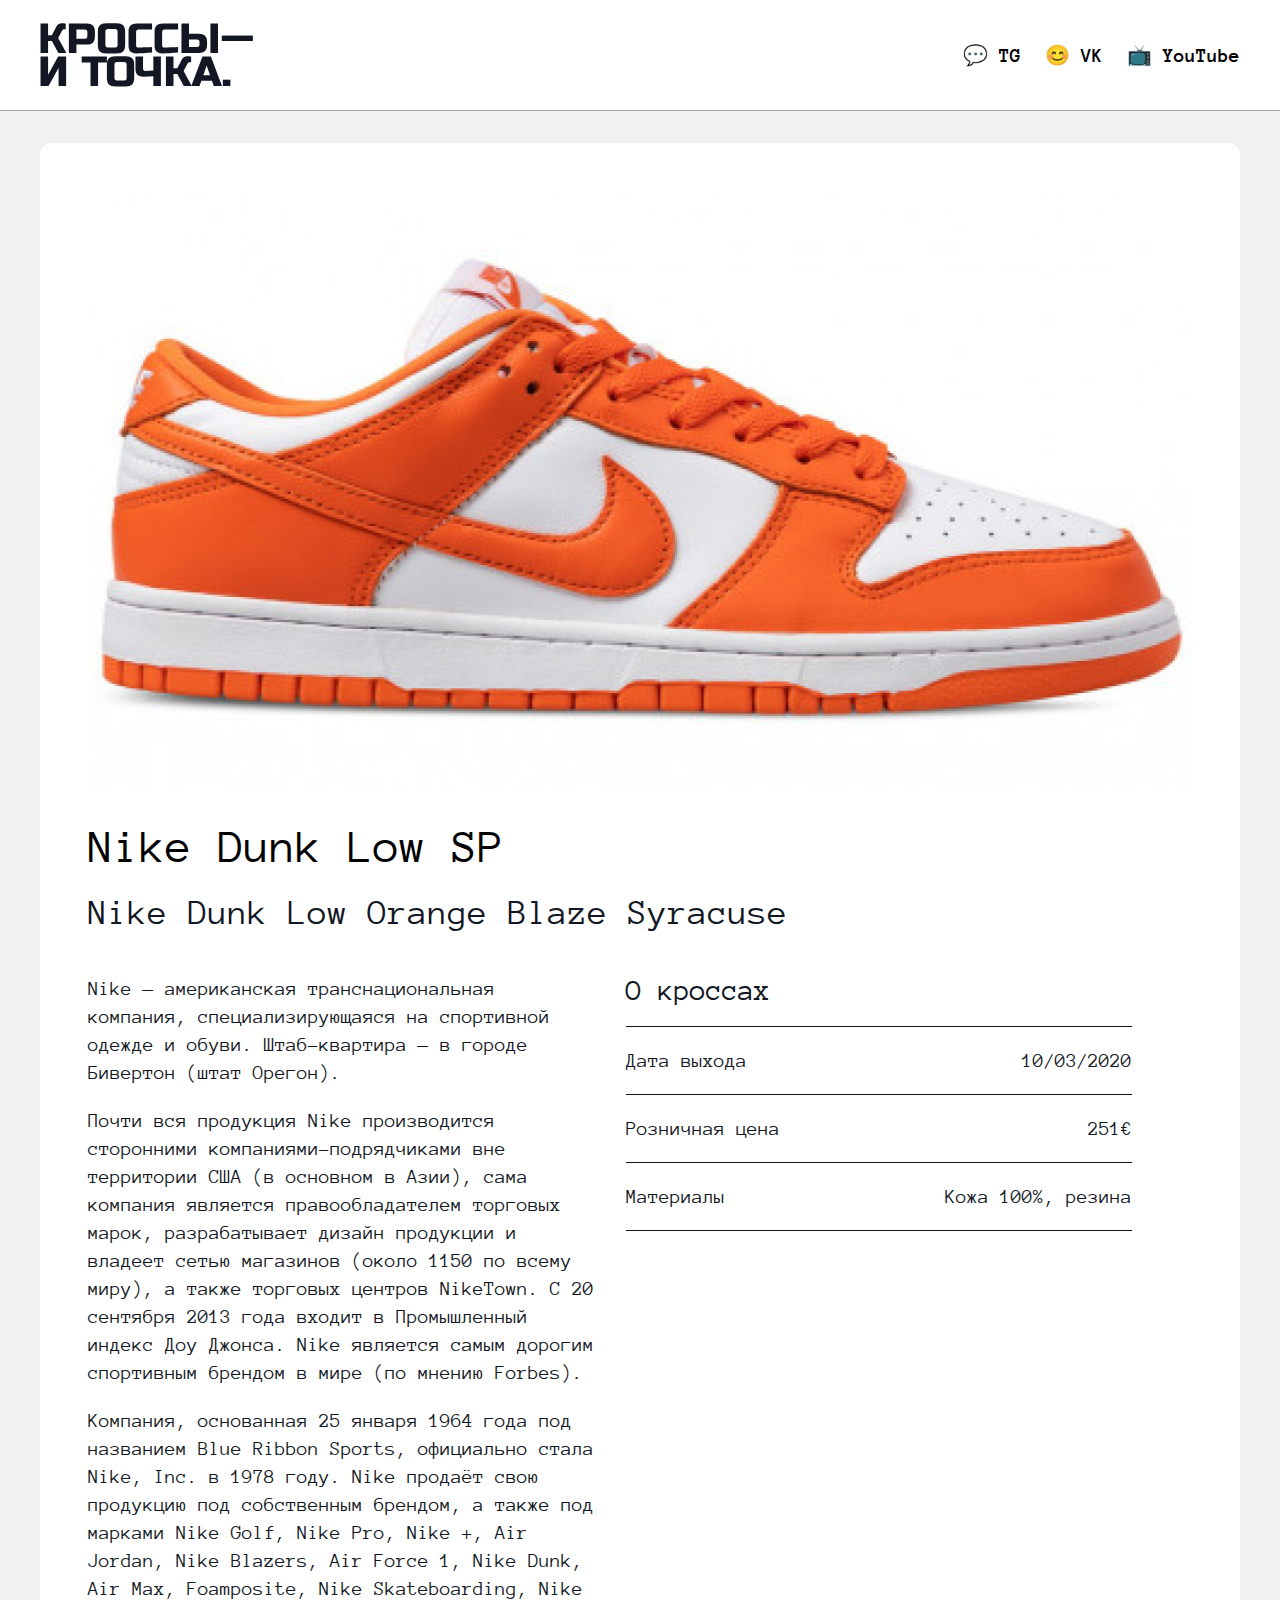
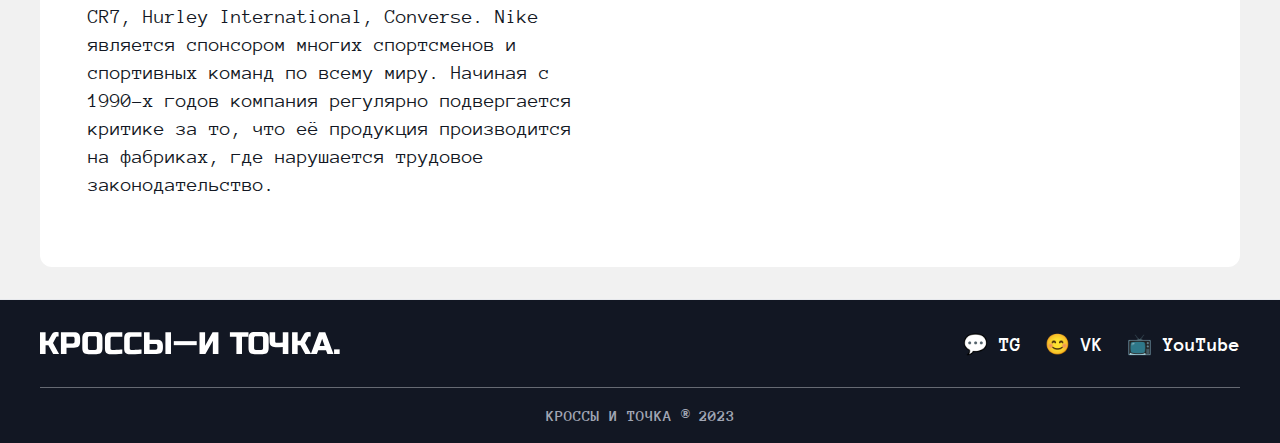
<file: crossovok2.html>
<html lang="ru">

<head>
  <meta charset="UTF-8">
  <meta name="viewport" content="width=device-width, initial-scale=1.0">
  <title>Кроссы — и точка</title>
  <link rel="stylesheet" href="style.css" />
</head>

<body>
  <header class="header">
    <div class="header__container">
      <a href="index.html"><svg class="logo" width="213" height="64">
          <path d="M182.83 56.7H190.39V63H182.83V56.7Z" fill="#121723" />
          <path
            d="M159.521 63H151.331L162.461 33.6H170.861L181.991 63H173.801L171.911 57.75H161.411L159.521 63ZM163.301 52.29H170.021L166.661 42.42L163.301 52.29Z"
            fill="#121723" />
          <path
            d="M147.349 33.18C148.049 33.18 149.309 33.32 151.129 33.6V39.27H149.449C149.029 39.27 148.651 39.41 148.315 39.69C147.979 39.942 147.727 40.222 147.559 40.53L143.569 48.09L151.759 63H143.779L137.269 51.03H133.489V63H125.929V33.6H133.489V45.15H137.269L141.469 37.17C142.085 35.994 142.841 35.042 143.737 34.314C144.661 33.558 145.865 33.18 147.349 33.18Z"
            fill="#121723" />
          <path
            d="M113.326 53.34C109.966 53.62 106.788 53.76 103.792 53.76C100.824 53.76 98.6961 53.116 97.4081 51.828C96.1201 50.54 95.4761 48.524 95.4761 45.78V33.6H103.036V45.78C103.036 46.424 103.218 46.942 103.582 47.334C103.974 47.698 104.492 47.88 105.136 47.88C107.432 47.88 110.162 47.74 113.326 47.46V33.6H120.886V63H113.326V53.34Z"
            fill="#121723" />
          <path
            d="M86.6364 41.58C86.6364 39.9 85.7964 39.06 84.1164 39.06H76.9764C75.2964 39.06 74.4564 39.9 74.4564 41.58V55.02C74.4564 56.7 75.2964 57.54 76.9764 57.54H84.1164C85.7964 57.54 86.6364 56.7 86.6364 55.02V41.58ZM94.1964 55.02C94.1964 57.96 93.5244 60.102 92.1804 61.446C90.8644 62.762 88.7364 63.42 85.7964 63.42H75.2964C72.3564 63.42 70.2144 62.762 68.8704 61.446C67.5544 60.102 66.8964 57.96 66.8964 55.02V41.58C66.8964 38.64 67.5544 36.512 68.8704 35.196C70.2144 33.852 72.3564 33.18 75.2964 33.18H85.7964C88.7364 33.18 90.8644 33.852 92.1804 35.196C93.5244 36.512 94.1964 38.64 94.1964 41.58V55.02Z"
            fill="#121723" />
          <path d="M58.0715 63H50.5115V39.48H41.6915V33.6H66.8915V39.48H58.0715V63Z" fill="#121723" />
          <path d="M26.14 63H18.58V44.94L8.50002 63H0.52002V33.6H8.08002V51.66L18.16 33.6H26.14V63Z" fill="#121723" />
          <path d="M181.78 18.03V12.57H212.86V18.03H181.78Z" fill="#121723" />
          <path
            d="M149.01 10.68H158.67C161.61 10.68 163.738 11.352 165.054 12.696C166.398 14.012 167.07 16.14 167.07 19.08V21.6C167.07 24.54 166.398 26.682 165.054 28.026C163.738 29.342 161.61 30 158.67 30H141.45V0.599976H149.01V10.68ZM177.99 30H170.43V0.599976H177.99V30ZM159.51 19.08C159.51 17.4 158.67 16.56 156.99 16.56H149.01V24.12H156.99C158.67 24.12 159.51 23.28 159.51 21.6V19.08Z"
            fill="#121723" />
          <path
            d="M138.085 29.58C131.841 30.14 126.661 30.42 122.545 30.42C119.801 30.42 117.785 29.776 116.497 28.488C115.209 27.2 114.565 25.184 114.565 22.44V8.99998C114.565 6.05998 115.223 3.93198 116.539 2.61598C117.883 1.27198 120.025 0.599976 122.965 0.599976H138.085V6.47998H124.645C122.965 6.47998 122.125 7.31998 122.125 8.99998V22.44C122.125 23.084 122.307 23.602 122.671 23.994C123.063 24.358 123.553 24.54 124.141 24.54C124.729 24.54 125.373 24.54 126.073 24.54C126.773 24.512 127.501 24.484 128.257 24.456C129.013 24.428 129.769 24.4 130.525 24.372C131.309 24.344 132.303 24.288 133.507 24.204C134.739 24.12 136.265 24.022 138.085 23.91V29.58Z"
            fill="#121723" />
          <path
            d="M112.04 29.58C105.796 30.14 100.616 30.42 96.4998 30.42C93.7558 30.42 91.7398 29.776 90.4518 28.488C89.1638 27.2 88.5198 25.184 88.5198 22.44V8.99998C88.5198 6.05998 89.1778 3.93198 90.4938 2.61598C91.8378 1.27198 93.9798 0.599976 96.9198 0.599976H112.04V6.47998H98.5998C96.9198 6.47998 96.0798 7.31998 96.0798 8.99998V22.44C96.0798 23.084 96.2618 23.602 96.6258 23.994C97.0178 24.358 97.5078 24.54 98.0958 24.54C98.6838 24.54 99.3278 24.54 100.028 24.54C100.728 24.512 101.456 24.484 102.212 24.456C102.968 24.428 103.724 24.4 104.48 24.372C105.264 24.344 106.258 24.288 107.462 24.204C108.694 24.12 110.22 24.022 112.04 23.91V29.58Z"
            fill="#121723" />
          <path
            d="M77.5802 8.57999C77.5802 6.89999 76.7402 6.05999 75.0602 6.05999H67.9202C66.2402 6.05999 65.4001 6.89999 65.4001 8.57999V22.02C65.4001 23.7 66.2402 24.54 67.9202 24.54H75.0602C76.7402 24.54 77.5802 23.7 77.5802 22.02V8.57999ZM85.1402 22.02C85.1402 24.96 84.4682 27.102 83.1242 28.446C81.8082 29.762 79.6802 30.42 76.7402 30.42H66.2402C63.3002 30.42 61.1581 29.762 59.8141 28.446C58.4981 27.102 57.8401 24.96 57.8401 22.02V8.57999C57.8401 5.63999 58.4981 3.51199 59.8141 2.19599C61.1581 0.851992 63.3002 0.179993 66.2402 0.179993H76.7402C79.6802 0.179993 81.8082 0.851992 83.1242 2.19599C84.4682 3.51199 85.1402 5.63999 85.1402 8.57999V22.02Z"
            fill="#121723" />
          <path
            d="M28.8618 0.599976H46.5018C49.4418 0.599976 51.5698 1.27198 52.8858 2.61598C54.2298 3.93198 54.9018 6.05998 54.9018 8.99998V13.2C54.9018 16.14 54.2298 18.282 52.8858 19.626C51.5698 20.942 49.4418 21.6 46.5018 21.6H36.4218V30H28.8618V0.599976ZM47.3418 8.99998C47.3418 7.31998 46.5018 6.47998 44.8218 6.47998H36.4218V15.72H44.8218C46.5018 15.72 47.3418 14.88 47.3418 13.2V8.99998Z"
            fill="#121723" />
          <path
            d="M21.94 0.179993C22.64 0.179993 23.9 0.319993 25.72 0.599992V6.26999H24.04C23.62 6.26999 23.242 6.40999 22.906 6.68999C22.57 6.94199 22.318 7.22199 22.15 7.52999L18.16 15.09L26.35 30H18.37L11.86 18.03H8.08002V30H0.52002V0.599992H8.08002V12.15H11.86L16.06 4.16999C16.676 2.99399 17.432 2.04199 18.328 1.31399C19.252 0.557993 20.456 0.179993 21.94 0.179993Z"
            fill="#121723" />
        </svg></a>
      <div class="icons">
        <nav>
          <ul class="icons___items">
            <li><a href="">💬 TG</a></li>
            <li><a href="">😊 VK</a></li>
            <li><a href="">📺 YouTube</a></li>
          </ul>
          </li>
          </ul>
        </nav>
      </div>
    </div>
  </header>
  <main class="main">
    <div class="main__container">
      <div class="sneakerr">
        <img alt="Jordan 1 Retro Low Golf" src="images/sneaker-big__2.png" class="container___image" />
        <div class="text__sneakerss">
          <h3 class="container___title">Nike Dunk Low SP</h3>
          <p class="container___text">Nike Dunk Low Orange Blaze Syracuse</p>
        </div>
        <div class="container___block">
          <div class="sneaker-big_text">
            <p class="sneaker-big__text">Nike — американская транснациональная компания, специализирующаяся на
              спортивной одежде и обуви. Штаб-квартира — в городе Бивертон (штат Орегон).</p>
            <p class="sneaker-big__text">Почти вся продукция Nike производится сторонними компаниями-подрядчиками вне
              территории США (в основном в Азии), сама компания является правообладателем торговых марок, разрабатывает
              дизайн продукции и владеет сетью магазинов (около 1150 по всему миру), а также торговых центров NikeTown.
              С 20 сентября 2013 года входит в Промышленный индекс Доу Джонса. Nike является самым дорогим спортивным
              брендом в мире (по мнению Forbes).</p>

            <p class="sneaker-big__text">Компания, основанная 25 января 1964 года под названием Blue Ribbon Sports,
              официально стала Nike, Inc. в 1978 году. Nike продаёт свою продукцию под собственным брендом, а также под
              марками Nike Golf, Nike Pro, Nike +, Air Jordan, Nike Blazers, Air Force 1, Nike Dunk, Air Max,
              Foamposite, Nike Skateboarding, Nike CR7, Hurley International, Converse. Nike является спонсором многих
              спортсменов и спортивных команд по всему миру. Начиная с 1990-х годов компания регулярно подвергается
              критике за то, что её продукция производится на фабриках, где нарушается трудовое законодательство.</p>
          </div>
          <div class="sneaker-big__parameters">
            <h1 class="sneaker-big__parameters-title">О кроссах</h1>
            <div class="sneaker-big__parameter-titlee">
              <h1 class="sneaker-big__parameter-title">Дата выхода</h1>
              <h1 class="sneaker-big__parameter-title">10/03/2020</h1>
            </div>
            <div class="sneaker-big__parameter-titlee">
              <h1 class="sneaker-big__parameter-title">Розничная цена</h1>
              <h1 class="sneaker-big__parameter-title">251€</h1>
            </div>
            <div class="sneaker-big__parameter-titlee">
              <h1 class="sneaker-big__parameter-title">Материалы</h1>
              <h1 class="sneaker-big__parameter-title">Кожа 100%, резина</h1>
            </div>
          </div>
        </div>
      </div>
    </div>
    </div>
  </main>
  <footer class="footer">
    <div class="footer__container">
      <a href="index.html"><svg width="300" height="23" viewBox="0 0 300 23" fill="none"
          xmlns="http://www.w3.org/2000/svg">
          <path d="M294.073 17.3601H299.653V22.0101H294.073V17.3601Z" fill="white" />
          <path
            d="M276.869 22.0101H270.824L279.039 0.310059H285.239L293.454 22.0101H287.409L286.014 18.1351H278.264L276.869 22.0101ZM279.659 14.1051H284.619L282.139 6.82006L279.659 14.1051Z"
            fill="white" />
          <path
            d="M267.885 0C268.402 0 269.331 0.103333 270.675 0.31V4.495H269.435C269.125 4.495 268.846 4.59833 268.598 4.805C268.35 4.991 268.164 5.19767 268.04 5.425L265.095 11.005L271.14 22.01H265.25L260.445 13.175H257.655V22.01H252.075V0.31H257.655V8.835H260.445L263.545 2.945C263.999 2.077 264.557 1.37433 265.219 0.837C265.901 0.279 266.79 0 267.885 0Z"
            fill="white" />
          <path
            d="M242.772 14.8801C240.292 15.0867 237.947 15.1901 235.735 15.1901C233.545 15.1901 231.974 14.7147 231.023 13.7641C230.073 12.8134 229.597 11.3254 229.597 9.30006V0.310059H235.177V9.30006C235.177 9.77539 235.312 10.1577 235.58 10.4471C235.87 10.7157 236.252 10.8501 236.727 10.8501C238.422 10.8501 240.437 10.7467 242.772 10.5401V0.310059H248.352V22.0101H242.772V14.8801Z"
            fill="white" />
          <path
            d="M223.073 6.2C223.073 4.96 222.453 4.34 221.213 4.34H215.943C214.703 4.34 214.083 4.96 214.083 6.2V16.12C214.083 17.36 214.703 17.98 215.943 17.98H221.213C222.453 17.98 223.073 17.36 223.073 16.12V6.2ZM228.653 16.12C228.653 18.29 228.157 19.871 227.165 20.863C226.193 21.8343 224.623 22.32 222.453 22.32H214.703C212.533 22.32 210.952 21.8343 209.96 20.863C208.988 19.871 208.503 18.29 208.503 16.12V6.2C208.503 4.03 208.988 2.45933 209.96 1.488C210.952 0.496 212.533 0 214.703 0H222.453C224.623 0 226.193 0.496 227.165 1.488C228.157 2.45933 228.653 4.03 228.653 6.2V16.12Z"
            fill="white" />
          <path d="M201.989 22.0101H196.409V4.65006H189.899V0.310059H208.499V4.65006H201.989V22.0101Z" fill="white" />
          <path
            d="M178.421 22.0101H172.841V8.68006L165.401 22.0101H159.511V0.310059H165.091V13.6401L172.531 0.310059H178.421V22.0101Z"
            fill="white" />
          <path d="M133.787 13.175V9.14502H156.727V13.175H133.787Z" fill="white" />
          <path
            d="M109.6 7.75006H116.73C118.9 7.75006 120.47 8.24606 121.442 9.23806C122.434 10.2094 122.93 11.7801 122.93 13.9501V15.8101C122.93 17.9801 122.434 19.5611 121.442 20.5531C120.47 21.5244 118.9 22.0101 116.73 22.0101H104.02V0.310059H109.6V7.75006ZM130.99 22.0101H125.41V0.310059H130.99V22.0101ZM117.35 13.9501C117.35 12.7101 116.73 12.0901 115.49 12.0901H109.6V17.6701H115.49C116.73 17.6701 117.35 17.0501 117.35 15.8101V13.9501Z"
            fill="white" />
          <path
            d="M101.536 21.7001C96.9272 22.1134 93.1039 22.3201 90.0659 22.3201C88.0406 22.3201 86.5526 21.8447 85.6019 20.8941C84.6512 19.9434 84.1759 18.4554 84.1759 16.4301V6.51006C84.1759 4.34006 84.6616 2.76939 85.6329 1.79806C86.6249 0.806059 88.2059 0.310059 90.3759 0.310059H101.536V4.65006H91.6159C90.3759 4.65006 89.7559 5.27006 89.7559 6.51006V16.4301C89.7559 16.9054 89.8902 17.2877 90.1589 17.5771C90.4482 17.8457 90.8099 17.9801 91.2439 17.9801C91.6779 17.9801 92.1532 17.9801 92.6699 17.9801C93.1866 17.9594 93.7239 17.9387 94.2819 17.9181C94.8399 17.8974 95.3979 17.8767 95.9559 17.8561C96.5346 17.8354 97.2682 17.7941 98.1569 17.7321C99.0662 17.6701 100.193 17.5977 101.536 17.5151V21.7001Z"
            fill="white" />
          <path
            d="M82.3123 21.7001C77.7036 22.1134 73.8803 22.3201 70.8423 22.3201C68.8169 22.3201 67.3289 21.8447 66.3783 20.8941C65.4276 19.9434 64.9523 18.4554 64.9523 16.4301V6.51006C64.9523 4.34006 65.4379 2.76939 66.4093 1.79806C67.4013 0.806059 68.9823 0.310059 71.1523 0.310059H82.3123V4.65006H72.3923C71.1523 4.65006 70.5323 5.27006 70.5323 6.51006V16.4301C70.5323 16.9054 70.6666 17.2877 70.9353 17.5771C71.2246 17.8457 71.5863 17.9801 72.0203 17.9801C72.4543 17.9801 72.9296 17.9801 73.4463 17.9801C73.9629 17.9594 74.5003 17.9387 75.0583 17.9181C75.6163 17.8974 76.1743 17.8767 76.7323 17.8561C77.3109 17.8354 78.0446 17.7941 78.9333 17.7321C79.8426 17.6701 80.9689 17.5977 82.3123 17.5151V21.7001Z"
            fill="white" />
          <path
            d="M56.8777 6.2C56.8777 4.96 56.2577 4.34 55.0177 4.34H49.7477C48.5077 4.34 47.8877 4.96 47.8877 6.2V16.12C47.8877 17.36 48.5077 17.98 49.7477 17.98H55.0177C56.2577 17.98 56.8777 17.36 56.8777 16.12V6.2ZM62.4577 16.12C62.4577 18.29 61.9617 19.871 60.9697 20.863C59.9984 21.8343 58.4277 22.32 56.2577 22.32H48.5077C46.3377 22.32 44.7567 21.8343 43.7647 20.863C42.7934 19.871 42.3077 18.29 42.3077 16.12V6.2C42.3077 4.03 42.7934 2.45933 43.7647 1.488C44.7567 0.496 46.3377 0 48.5077 0H56.2577C58.4277 0 59.9984 0.496 60.9697 1.488C61.9617 2.45933 62.4577 4.03 62.4577 6.2V16.12Z"
            fill="white" />
          <path
            d="M20.9189 0.310059H33.9389C36.1089 0.310059 37.6796 0.806059 38.6509 1.79806C39.6429 2.76939 40.1389 4.34006 40.1389 6.51006V9.61006C40.1389 11.7801 39.6429 13.3611 38.6509 14.3531C37.6796 15.3244 36.1089 15.8101 33.9389 15.8101H26.4989V22.0101H20.9189V0.310059ZM34.5589 6.51006C34.5589 5.27006 33.9389 4.65006 32.6989 4.65006H26.4989V11.4701H32.6989C33.9389 11.4701 34.5589 10.8501 34.5589 9.61006V6.51006Z"
            fill="white" />
          <path
            d="M15.81 0C16.3267 0 17.2567 0.103333 18.6 0.31V4.495H17.36C17.05 4.495 16.771 4.59833 16.523 4.805C16.275 4.991 16.089 5.19767 15.965 5.425L13.02 11.005L19.065 22.01H13.175L8.37 13.175H5.58V22.01H0V0.31H5.58V8.835H8.37L11.47 2.945C11.9247 2.077 12.4827 1.37433 13.144 0.837C13.826 0.279 14.7147 0 15.81 0Z"
            fill="white" />
        </svg></a>
      <div class="icons">
        <nav>
          <ul class="icons___items">
            <li><a href="" style="color: white;">💬 TG</a></li>
            <li><a href="" style="color: white;">😊 VK</a></li>
            <li><a href="" style="color: white;">📺 YouTube</a></li>
          </ul>
          </li>
          </ul>
        </nav>
      </div>
    </div>
    <div class="footer_last_text">
      <div class="years__footer">
        <h1 class="last___text">КРОССЫ И ТОЧКА ® 2023</h1>
      </div>
    </div>
    </div>
  </footer>
</body>

</html>
</file>
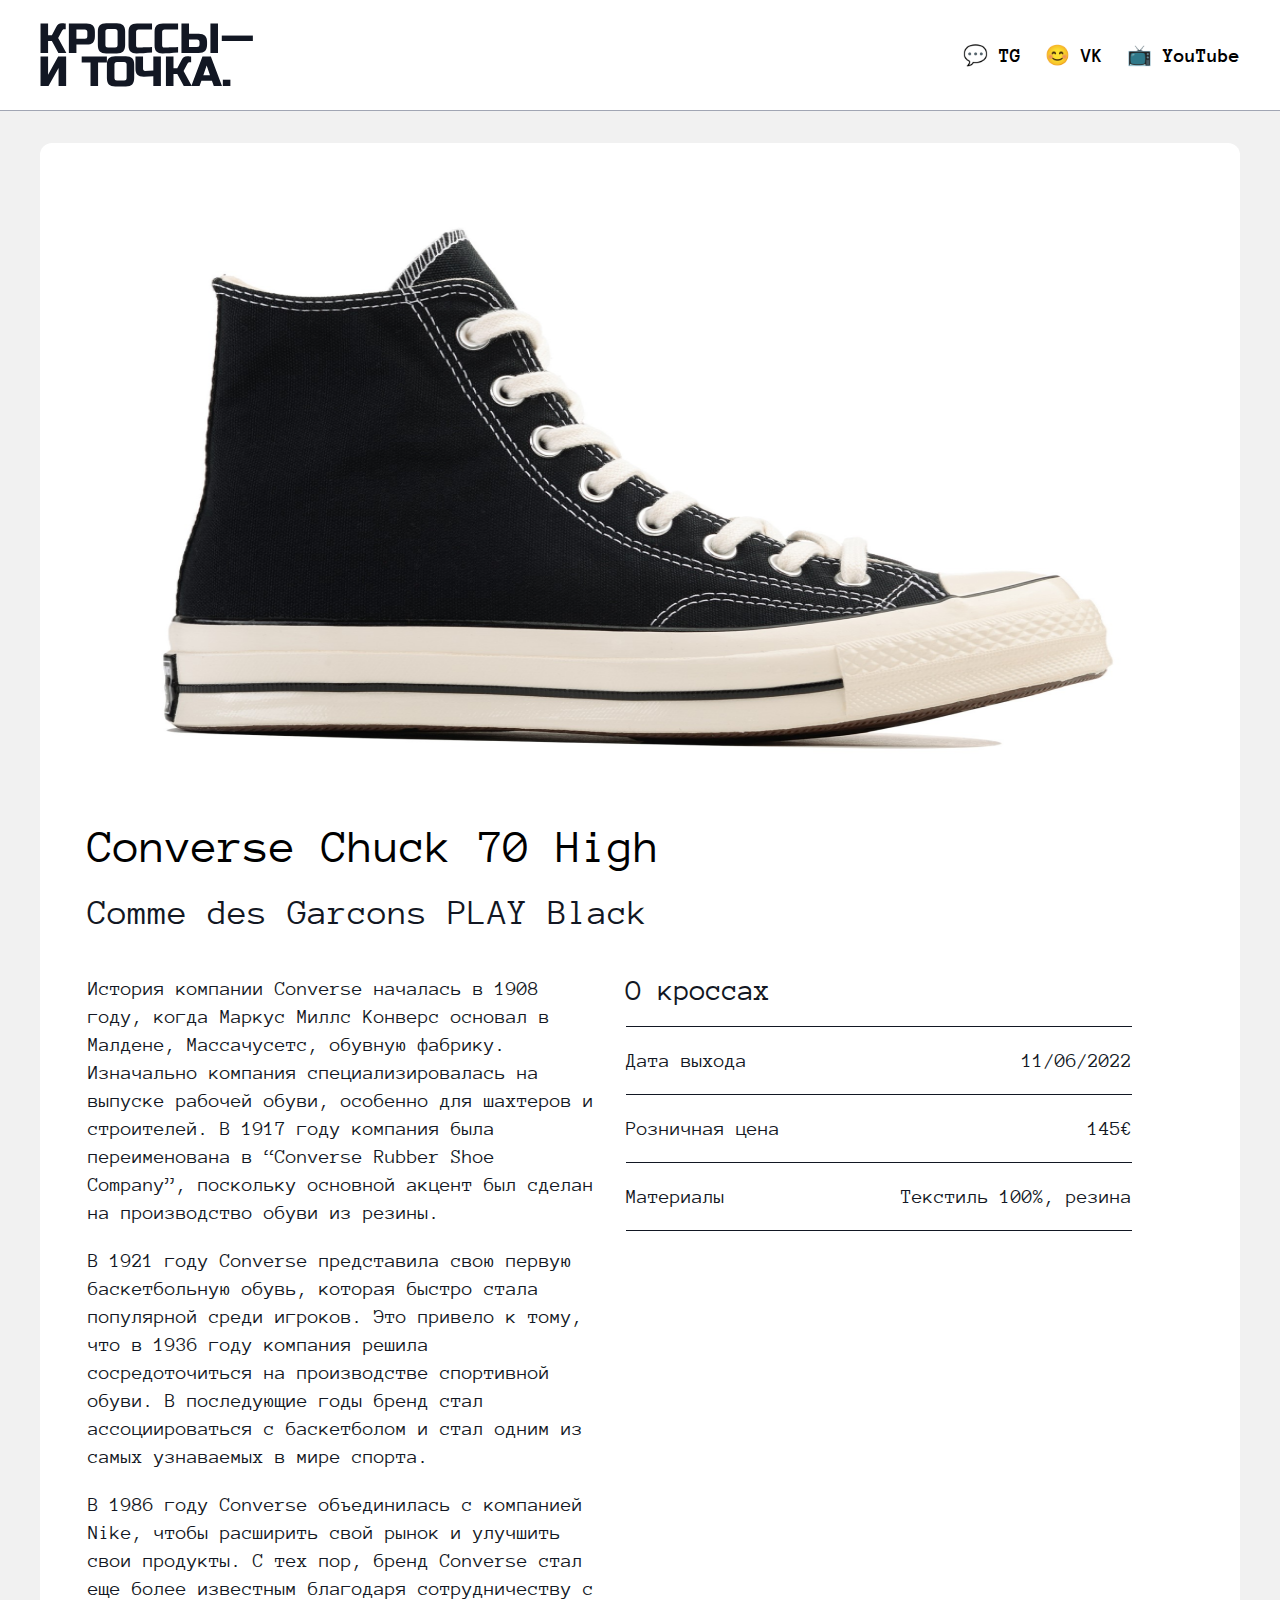
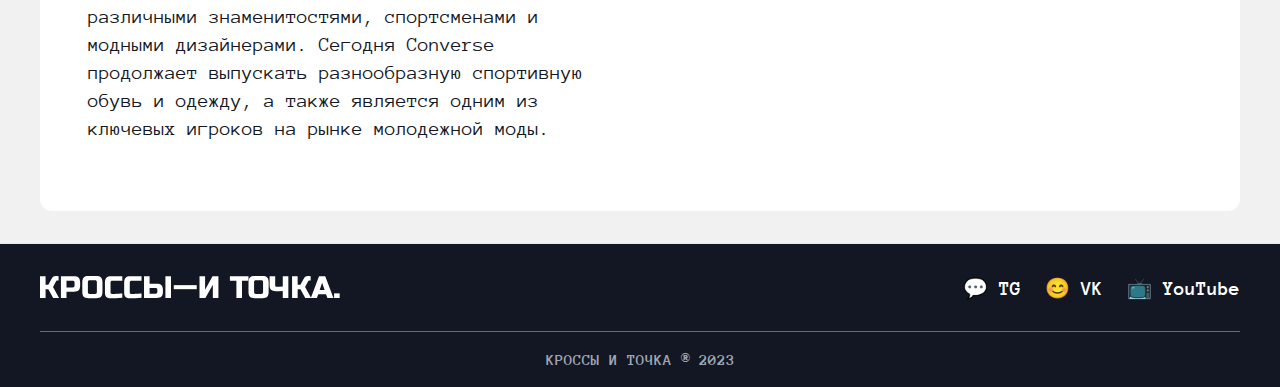
<file: crossovok3.html>
<html lang="ru">

<head>
  <meta charset="UTF-8">
  <meta name="viewport" content="width=device-width, initial-scale=1.0">
  <title>Кроссы — и точка</title>
  <link rel="stylesheet" href="style.css" />
</head>

<body>
  <header class="header">
    <div class="header__container">
      <a href="index.html"><svg class="logo" width="213" height="64">
          <path d="M182.83 56.7H190.39V63H182.83V56.7Z" fill="#121723" />
          <path
            d="M159.521 63H151.331L162.461 33.6H170.861L181.991 63H173.801L171.911 57.75H161.411L159.521 63ZM163.301 52.29H170.021L166.661 42.42L163.301 52.29Z"
            fill="#121723" />
          <path
            d="M147.349 33.18C148.049 33.18 149.309 33.32 151.129 33.6V39.27H149.449C149.029 39.27 148.651 39.41 148.315 39.69C147.979 39.942 147.727 40.222 147.559 40.53L143.569 48.09L151.759 63H143.779L137.269 51.03H133.489V63H125.929V33.6H133.489V45.15H137.269L141.469 37.17C142.085 35.994 142.841 35.042 143.737 34.314C144.661 33.558 145.865 33.18 147.349 33.18Z"
            fill="#121723" />
          <path
            d="M113.326 53.34C109.966 53.62 106.788 53.76 103.792 53.76C100.824 53.76 98.6961 53.116 97.4081 51.828C96.1201 50.54 95.4761 48.524 95.4761 45.78V33.6H103.036V45.78C103.036 46.424 103.218 46.942 103.582 47.334C103.974 47.698 104.492 47.88 105.136 47.88C107.432 47.88 110.162 47.74 113.326 47.46V33.6H120.886V63H113.326V53.34Z"
            fill="#121723" />
          <path
            d="M86.6364 41.58C86.6364 39.9 85.7964 39.06 84.1164 39.06H76.9764C75.2964 39.06 74.4564 39.9 74.4564 41.58V55.02C74.4564 56.7 75.2964 57.54 76.9764 57.54H84.1164C85.7964 57.54 86.6364 56.7 86.6364 55.02V41.58ZM94.1964 55.02C94.1964 57.96 93.5244 60.102 92.1804 61.446C90.8644 62.762 88.7364 63.42 85.7964 63.42H75.2964C72.3564 63.42 70.2144 62.762 68.8704 61.446C67.5544 60.102 66.8964 57.96 66.8964 55.02V41.58C66.8964 38.64 67.5544 36.512 68.8704 35.196C70.2144 33.852 72.3564 33.18 75.2964 33.18H85.7964C88.7364 33.18 90.8644 33.852 92.1804 35.196C93.5244 36.512 94.1964 38.64 94.1964 41.58V55.02Z"
            fill="#121723" />
          <path d="M58.0715 63H50.5115V39.48H41.6915V33.6H66.8915V39.48H58.0715V63Z" fill="#121723" />
          <path d="M26.14 63H18.58V44.94L8.50002 63H0.52002V33.6H8.08002V51.66L18.16 33.6H26.14V63Z" fill="#121723" />
          <path d="M181.78 18.03V12.57H212.86V18.03H181.78Z" fill="#121723" />
          <path
            d="M149.01 10.68H158.67C161.61 10.68 163.738 11.352 165.054 12.696C166.398 14.012 167.07 16.14 167.07 19.08V21.6C167.07 24.54 166.398 26.682 165.054 28.026C163.738 29.342 161.61 30 158.67 30H141.45V0.599976H149.01V10.68ZM177.99 30H170.43V0.599976H177.99V30ZM159.51 19.08C159.51 17.4 158.67 16.56 156.99 16.56H149.01V24.12H156.99C158.67 24.12 159.51 23.28 159.51 21.6V19.08Z"
            fill="#121723" />
          <path
            d="M138.085 29.58C131.841 30.14 126.661 30.42 122.545 30.42C119.801 30.42 117.785 29.776 116.497 28.488C115.209 27.2 114.565 25.184 114.565 22.44V8.99998C114.565 6.05998 115.223 3.93198 116.539 2.61598C117.883 1.27198 120.025 0.599976 122.965 0.599976H138.085V6.47998H124.645C122.965 6.47998 122.125 7.31998 122.125 8.99998V22.44C122.125 23.084 122.307 23.602 122.671 23.994C123.063 24.358 123.553 24.54 124.141 24.54C124.729 24.54 125.373 24.54 126.073 24.54C126.773 24.512 127.501 24.484 128.257 24.456C129.013 24.428 129.769 24.4 130.525 24.372C131.309 24.344 132.303 24.288 133.507 24.204C134.739 24.12 136.265 24.022 138.085 23.91V29.58Z"
            fill="#121723" />
          <path
            d="M112.04 29.58C105.796 30.14 100.616 30.42 96.4998 30.42C93.7558 30.42 91.7398 29.776 90.4518 28.488C89.1638 27.2 88.5198 25.184 88.5198 22.44V8.99998C88.5198 6.05998 89.1778 3.93198 90.4938 2.61598C91.8378 1.27198 93.9798 0.599976 96.9198 0.599976H112.04V6.47998H98.5998C96.9198 6.47998 96.0798 7.31998 96.0798 8.99998V22.44C96.0798 23.084 96.2618 23.602 96.6258 23.994C97.0178 24.358 97.5078 24.54 98.0958 24.54C98.6838 24.54 99.3278 24.54 100.028 24.54C100.728 24.512 101.456 24.484 102.212 24.456C102.968 24.428 103.724 24.4 104.48 24.372C105.264 24.344 106.258 24.288 107.462 24.204C108.694 24.12 110.22 24.022 112.04 23.91V29.58Z"
            fill="#121723" />
          <path
            d="M77.5802 8.57999C77.5802 6.89999 76.7402 6.05999 75.0602 6.05999H67.9202C66.2402 6.05999 65.4001 6.89999 65.4001 8.57999V22.02C65.4001 23.7 66.2402 24.54 67.9202 24.54H75.0602C76.7402 24.54 77.5802 23.7 77.5802 22.02V8.57999ZM85.1402 22.02C85.1402 24.96 84.4682 27.102 83.1242 28.446C81.8082 29.762 79.6802 30.42 76.7402 30.42H66.2402C63.3002 30.42 61.1581 29.762 59.8141 28.446C58.4981 27.102 57.8401 24.96 57.8401 22.02V8.57999C57.8401 5.63999 58.4981 3.51199 59.8141 2.19599C61.1581 0.851992 63.3002 0.179993 66.2402 0.179993H76.7402C79.6802 0.179993 81.8082 0.851992 83.1242 2.19599C84.4682 3.51199 85.1402 5.63999 85.1402 8.57999V22.02Z"
            fill="#121723" />
          <path
            d="M28.8618 0.599976H46.5018C49.4418 0.599976 51.5698 1.27198 52.8858 2.61598C54.2298 3.93198 54.9018 6.05998 54.9018 8.99998V13.2C54.9018 16.14 54.2298 18.282 52.8858 19.626C51.5698 20.942 49.4418 21.6 46.5018 21.6H36.4218V30H28.8618V0.599976ZM47.3418 8.99998C47.3418 7.31998 46.5018 6.47998 44.8218 6.47998H36.4218V15.72H44.8218C46.5018 15.72 47.3418 14.88 47.3418 13.2V8.99998Z"
            fill="#121723" />
          <path
            d="M21.94 0.179993C22.64 0.179993 23.9 0.319993 25.72 0.599992V6.26999H24.04C23.62 6.26999 23.242 6.40999 22.906 6.68999C22.57 6.94199 22.318 7.22199 22.15 7.52999L18.16 15.09L26.35 30H18.37L11.86 18.03H8.08002V30H0.52002V0.599992H8.08002V12.15H11.86L16.06 4.16999C16.676 2.99399 17.432 2.04199 18.328 1.31399C19.252 0.557993 20.456 0.179993 21.94 0.179993Z"
            fill="#121723" />
        </svg></a>
      <div class="icons">
        <nav>
          <ul class="icons___items">
            <li><a href="">💬 TG</a></li>
            <li><a href="">😊 VK</a></li>
            <li><a href="">📺 YouTube</a></li>
          </ul>
          </li>
          </ul>
        </nav>
      </div>
    </div>
  </header>
  <main class="main">
    <div class="main__container">
      <div class="sneakerr">
        <img alt="Jordan 1 Retro Low Golf" src="images/sneaker-big___3.png" class="container___image" />
        <div class="text__sneakerss">
          <h3 class="container___title">Converse Chuck 70 High</h3>
          <p class="container___text">Comme des Garcons PLAY Black</p>
        </div>
        <div class="container___block">
          <div class="sneaker-big_text">
            <p class="sneaker-big__text">История компании Converse началась в 1908 году, когда Маркус Миллс Конверс
              основал в Малдене, Массачусетс, обувную фабрику. Изначально компания специализировалась на выпуске рабочей
              обуви, особенно для шахтеров и строителей. В 1917 году компания была переименована в “Converse Rubber Shoe
              Company”, поскольку основной акцент был сделан на производство обуви из резины.</p>
            <p class="sneaker-big__text">В 1921 году Converse представила свою первую баскетбольную обувь, которая
              быстро стала популярной среди игроков. Это привело к тому, что в 1936 году компания решила сосредоточиться
              на производстве спортивной обуви. В последующие годы бренд стал ассоциироваться с баскетболом и стал одним
              из самых узнаваемых в мире спорта.</p>
            <p class="sneaker-big__text">В 1986 году Converse объединилась с компанией Nike, чтобы расширить свой рынок
              и улучшить свои продукты. С тех пор, бренд Converse стал еще более известным благодаря сотрудничеству с
              различными знаменитостями, спортсменами и модными дизайнерами. Сегодня Converse продолжает выпускать
              разнообразную спортивную обувь и одежду, а также является одним из ключевых игроков на рынке молодежной
              моды.</p>
          </div>
          <div class="sneaker-big__parameters">
            <h1 class="sneaker-big__parameters-title">О кроссах</h1>
            <div class="sneaker-big__parameter-titlee">
              <h1 class="sneaker-big__parameter-title">Дата выхода</h1>
              <h1 class="sneaker-big__parameter-title">11/06/2022</h1>
            </div>
            <div class="sneaker-big__parameter-titlee">
              <h1 class="sneaker-big__parameter-title">Розничная цена</h1>
              <h1 class="sneaker-big__parameter-title">145€</h1>
            </div>
            <div class="sneaker-big__parameter-titlee">
              <h1 class="sneaker-big__parameter-title">Материалы</h1>
              <h1 class="sneaker-big__parameter-title">Текстиль 100%, резина</h1>
            </div>
          </div>
        </div>
      </div>
    </div>
    </div>
  </main>
  <footer class="footer">
    <div class="footer__container">
      <a href="index.html"><svg width="300" height="23" viewBox="0 0 300 23" fill="none"
          xmlns="http://www.w3.org/2000/svg">
          <path d="M294.073 17.3601H299.653V22.0101H294.073V17.3601Z" fill="white" />
          <path
            d="M276.869 22.0101H270.824L279.039 0.310059H285.239L293.454 22.0101H287.409L286.014 18.1351H278.264L276.869 22.0101ZM279.659 14.1051H284.619L282.139 6.82006L279.659 14.1051Z"
            fill="white" />
          <path
            d="M267.885 0C268.402 0 269.331 0.103333 270.675 0.31V4.495H269.435C269.125 4.495 268.846 4.59833 268.598 4.805C268.35 4.991 268.164 5.19767 268.04 5.425L265.095 11.005L271.14 22.01H265.25L260.445 13.175H257.655V22.01H252.075V0.31H257.655V8.835H260.445L263.545 2.945C263.999 2.077 264.557 1.37433 265.219 0.837C265.901 0.279 266.79 0 267.885 0Z"
            fill="white" />
          <path
            d="M242.772 14.8801C240.292 15.0867 237.947 15.1901 235.735 15.1901C233.545 15.1901 231.974 14.7147 231.023 13.7641C230.073 12.8134 229.597 11.3254 229.597 9.30006V0.310059H235.177V9.30006C235.177 9.77539 235.312 10.1577 235.58 10.4471C235.87 10.7157 236.252 10.8501 236.727 10.8501C238.422 10.8501 240.437 10.7467 242.772 10.5401V0.310059H248.352V22.0101H242.772V14.8801Z"
            fill="white" />
          <path
            d="M223.073 6.2C223.073 4.96 222.453 4.34 221.213 4.34H215.943C214.703 4.34 214.083 4.96 214.083 6.2V16.12C214.083 17.36 214.703 17.98 215.943 17.98H221.213C222.453 17.98 223.073 17.36 223.073 16.12V6.2ZM228.653 16.12C228.653 18.29 228.157 19.871 227.165 20.863C226.193 21.8343 224.623 22.32 222.453 22.32H214.703C212.533 22.32 210.952 21.8343 209.96 20.863C208.988 19.871 208.503 18.29 208.503 16.12V6.2C208.503 4.03 208.988 2.45933 209.96 1.488C210.952 0.496 212.533 0 214.703 0H222.453C224.623 0 226.193 0.496 227.165 1.488C228.157 2.45933 228.653 4.03 228.653 6.2V16.12Z"
            fill="white" />
          <path d="M201.989 22.0101H196.409V4.65006H189.899V0.310059H208.499V4.65006H201.989V22.0101Z" fill="white" />
          <path
            d="M178.421 22.0101H172.841V8.68006L165.401 22.0101H159.511V0.310059H165.091V13.6401L172.531 0.310059H178.421V22.0101Z"
            fill="white" />
          <path d="M133.787 13.175V9.14502H156.727V13.175H133.787Z" fill="white" />
          <path
            d="M109.6 7.75006H116.73C118.9 7.75006 120.47 8.24606 121.442 9.23806C122.434 10.2094 122.93 11.7801 122.93 13.9501V15.8101C122.93 17.9801 122.434 19.5611 121.442 20.5531C120.47 21.5244 118.9 22.0101 116.73 22.0101H104.02V0.310059H109.6V7.75006ZM130.99 22.0101H125.41V0.310059H130.99V22.0101ZM117.35 13.9501C117.35 12.7101 116.73 12.0901 115.49 12.0901H109.6V17.6701H115.49C116.73 17.6701 117.35 17.0501 117.35 15.8101V13.9501Z"
            fill="white" />
          <path
            d="M101.536 21.7001C96.9272 22.1134 93.1039 22.3201 90.0659 22.3201C88.0406 22.3201 86.5526 21.8447 85.6019 20.8941C84.6512 19.9434 84.1759 18.4554 84.1759 16.4301V6.51006C84.1759 4.34006 84.6616 2.76939 85.6329 1.79806C86.6249 0.806059 88.2059 0.310059 90.3759 0.310059H101.536V4.65006H91.6159C90.3759 4.65006 89.7559 5.27006 89.7559 6.51006V16.4301C89.7559 16.9054 89.8902 17.2877 90.1589 17.5771C90.4482 17.8457 90.8099 17.9801 91.2439 17.9801C91.6779 17.9801 92.1532 17.9801 92.6699 17.9801C93.1866 17.9594 93.7239 17.9387 94.2819 17.9181C94.8399 17.8974 95.3979 17.8767 95.9559 17.8561C96.5346 17.8354 97.2682 17.7941 98.1569 17.7321C99.0662 17.6701 100.193 17.5977 101.536 17.5151V21.7001Z"
            fill="white" />
          <path
            d="M82.3123 21.7001C77.7036 22.1134 73.8803 22.3201 70.8423 22.3201C68.8169 22.3201 67.3289 21.8447 66.3783 20.8941C65.4276 19.9434 64.9523 18.4554 64.9523 16.4301V6.51006C64.9523 4.34006 65.4379 2.76939 66.4093 1.79806C67.4013 0.806059 68.9823 0.310059 71.1523 0.310059H82.3123V4.65006H72.3923C71.1523 4.65006 70.5323 5.27006 70.5323 6.51006V16.4301C70.5323 16.9054 70.6666 17.2877 70.9353 17.5771C71.2246 17.8457 71.5863 17.9801 72.0203 17.9801C72.4543 17.9801 72.9296 17.9801 73.4463 17.9801C73.9629 17.9594 74.5003 17.9387 75.0583 17.9181C75.6163 17.8974 76.1743 17.8767 76.7323 17.8561C77.3109 17.8354 78.0446 17.7941 78.9333 17.7321C79.8426 17.6701 80.9689 17.5977 82.3123 17.5151V21.7001Z"
            fill="white" />
          <path
            d="M56.8777 6.2C56.8777 4.96 56.2577 4.34 55.0177 4.34H49.7477C48.5077 4.34 47.8877 4.96 47.8877 6.2V16.12C47.8877 17.36 48.5077 17.98 49.7477 17.98H55.0177C56.2577 17.98 56.8777 17.36 56.8777 16.12V6.2ZM62.4577 16.12C62.4577 18.29 61.9617 19.871 60.9697 20.863C59.9984 21.8343 58.4277 22.32 56.2577 22.32H48.5077C46.3377 22.32 44.7567 21.8343 43.7647 20.863C42.7934 19.871 42.3077 18.29 42.3077 16.12V6.2C42.3077 4.03 42.7934 2.45933 43.7647 1.488C44.7567 0.496 46.3377 0 48.5077 0H56.2577C58.4277 0 59.9984 0.496 60.9697 1.488C61.9617 2.45933 62.4577 4.03 62.4577 6.2V16.12Z"
            fill="white" />
          <path
            d="M20.9189 0.310059H33.9389C36.1089 0.310059 37.6796 0.806059 38.6509 1.79806C39.6429 2.76939 40.1389 4.34006 40.1389 6.51006V9.61006C40.1389 11.7801 39.6429 13.3611 38.6509 14.3531C37.6796 15.3244 36.1089 15.8101 33.9389 15.8101H26.4989V22.0101H20.9189V0.310059ZM34.5589 6.51006C34.5589 5.27006 33.9389 4.65006 32.6989 4.65006H26.4989V11.4701H32.6989C33.9389 11.4701 34.5589 10.8501 34.5589 9.61006V6.51006Z"
            fill="white" />
          <path
            d="M15.81 0C16.3267 0 17.2567 0.103333 18.6 0.31V4.495H17.36C17.05 4.495 16.771 4.59833 16.523 4.805C16.275 4.991 16.089 5.19767 15.965 5.425L13.02 11.005L19.065 22.01H13.175L8.37 13.175H5.58V22.01H0V0.31H5.58V8.835H8.37L11.47 2.945C11.9247 2.077 12.4827 1.37433 13.144 0.837C13.826 0.279 14.7147 0 15.81 0Z"
            fill="white" />
        </svg></a>
      <div class="icons">
        <nav>
          <ul class="icons___items">
            <li><a href="" style="color: white;">💬 TG</a></li>
            <li><a href="" style="color: white;">😊 VK</a></li>
            <li><a href="" style="color: white;">📺 YouTube</a></li>
          </ul>
          </li>
          </ul>
        </nav>
      </div>
    </div>
    <div class="footer_last_text">
      <div class="years__footer">
        <h1 class="last___text">КРОССЫ И ТОЧКА ® 2023</h1>
      </div>
    </div>
    </div>
  </footer>
</body>

</html>
</file>
<file: style.css>
@font-face {
  font-family: "Anonymous Pro";
  src: url(fonts/AnonymousPro-Bold.ttf);
  font-weight: 700;
}

@font-face {
  font-family: "Anonymous Pro";
  src: url(fonts/AnonymousPro-Regular.ttf);
}

body {
  background-color: #F1F1F1;
  margin: 0;
}

header {
  background-color: white;
  border-bottom: 1px solid #A1A6B4;
}

h1 {
  font-family: "Anonymous Pro", sans-serif;
  font-size: 56px;
}

h2 {
  font-family: "Anonymous Pro", sans-serif;
  font-size: 48px;
}

.sneaker {
  display: inline-block;
  background-color: white;
  width: 371px;
  border-radius: 12px;
  box-sizing: border-box;
  transition: ease-in-out 300ms;
}

.sneaker:hover {
  box-shadow: 0px 4px 4px 0px rgba(0, 0, 0, 0.25);
  transform: translate(0, -10px);
}

h3 {
  font-family: "Anonymous Pro", sans-serif;
  font-size: 26px;
}

p {
  font-family: "Anonymous Pro", sans-serif;
  font-size: 14px;
}

img {
  width: 370px;
}

.all_container {
  display: flex;
  max-width: 1200px;
  margin: 0 auto;
  flex-wrap: wrap;
}

.header_container {
  display: flex;
  max-width: 1200px;
  margin: 0 auto;
  height: 110px;
  display: flex;
  align-items: center;
  justify-content: space-between;
}

.main_container {
  display: flex;
  max-width: 1200px;
  margin: 0 auto;
  gap: 24px;
  justify-content: center;
  max-width: 1200px;
  padding-bottom: 32px;
  box-sizing: border-box;
}

.footer_container {
  display: flex;
  max-width: 1200px;
  margin: 0 auto;
  width: 1440px;
  height: 87px;
  background-color: #121723;
  display: flex;
  align-items: center;
  justify-content: space-between;
  border-bottom: 1px solid rgba(230, 232, 236, 0.40);
}

.last__footer__container {
  display: flex;
  max-width: 1200px;
  margin: 0 auto;
  width: 1440px;
  height: 55px;
  background-color: #121723;
  display: flex;
  align-items: center;
  justify-content: center;
}

.logo2 {
  width: 300px;
  height: 23px;
}

ul,
li {
  display: flex;
  font-family: "Anonymous Pro";
  font-size: 20px;
  font-style: normal;
  font-weight: 700;
  line-height: normal;
  gap: 24px;
}

a {
  color: black;
  text-decoration: none;
}

.subtitle {
  color: var(--black, #121723);
  font-size: 48px;
  font-style: normal;
  font-weight: 700;
  line-height: 100%;
  font-family: "Anonymous Pro";
}

.container__title {
  font-weight: 700;
  font-size: 26px;
  line-height: 26px;
  font-family: "Anonymous Pro";
}

.container__text {
  font-family: "Anonymous Pro";
  font-weight: 400;
  font-size: 20px;
  line-height: normal;
  width: 316px;
}

.footer {
  background-color: #121723;
}

.last__text {
  color: var(--text_gray, #A1A6B4);
  font-family: "Anonymous Pro";
  font-size: 16px;
  font-style: normal;
  font-weight: 700;
  line-height: normal;
}

.sneakers {
  display: flex;
  flex-wrap: wrap;
  align-items: flex-start;
  justify-content: center;
  box-sizing: border-box;
  gap: 24px;
}

.text__sneakers {
  padding: 32px 24px 32px 24px;
  box-sizing: border-box;
}

.logo {
  width: 213px;
  height: 64px;
}

.main {
  border-bottom: 1px solid #E6E8EC;
}

.subtitle__container {
  display: flex;
  max-width: 1200px;
  margin: 0 auto;
}

.sneakerr {
  display: inline-block;
  margin: 32px 0px;
  background-color: white;
  width: 1200px;
  border-radius: 12px;
  padding: 48px;
  flex-wrap: wrap;
}

.sneaker-big__parameter-titlee {
  flex-wrap: wrap;
  display: flex;
  width: 100%;
  justify-content: space-between;
  border-bottom: 1px solid #121723;
  height: 68px;
  box-sizing: border-box;
  align-items: center;
}

.sneaker-big__parameters-title {
  color: var(--black, #121723);
  font-family: "Anonymous Pro";
  font-size: 30px;
  font-style: normal;
  font-weight: 400;
  line-height: normal;
  width: 506px;
  padding: 20px 0;
  border-bottom: 1px solid #121723;
  margin: 0;
}



.footer_last_text {
  display: flex;
  max-width: 1200px;
  margin: 0 auto;
  flex-wrap: wrap;
  width: 1440px;
  height: 55px;
  background-color: #121723;
  display: flex;
  align-items: center;
  justify-content: center;
}

.footer__container {
  display: flex;
  max-width: 1200px;
  margin: 0 auto;
  flex-wrap: wrap;
  width: 1440px;
  height: 87px;
  background-color: #121723;
  display: flex;
  align-items: center;
  justify-content: space-between;
  border-bottom: 1px solid rgba(230, 232, 236, 0.40);
}

.header__container {
  display: flex;
  max-width: 1200px;
  margin: 0 auto;
  flex-wrap: wrap;
  height: 110px;
  display: flex;
  align-items: center;
  justify-content: space-between;
}

.container___title {
  margin: 32px 0 24px 0;
  font-family: "Anonymous Pro";
  font-size: 48px;
  font-style: normal;
  font-weight: 400;
  line-height: 100%;
}

.container___text {
  margin: 0 0 24px 0;
  color: var(--black, #121723);
  font-family: "Anonymous Pro";
  font-size: 36px;
  font-style: normal;
  font-weight: 400;
  line-height: 100%;
}

.sneaker-big__text {
  color: var(--black, #121723);
  font-family: "Anonymous Pro";
  font-size: 20px;
  font-style: normal;
  font-weight: 400;
  line-height: 28px;
  width: 506px;
  height: auto;
}

.container___block {
  display: flex;
}

.sneaker-big_text {
  margin-right: 32px;
}

.sneaker-big__parameters {
  /*border-bottom: 1px #121723 solid;*/
  justify-content: space-between;
}



.sneaker-big__parameter-title {
  color: var(--black, #121723);
  font-family: "Anonymous Pro";
  font-size: 20px;
  font-style: normal;
  font-weight: 400;
  line-height: normal;
  display: block;
}

.container___text {
  display: flex;
  justify-content: space-between;
}



.last___text {
  color: var(--text_gray, #A1A6B4);
  font-family: "Anonymous Pro";
  font-size: 16px;
  font-style: normal;
  font-weight: 700;
  line-height: normal;
}

.container___image {
  width: 100%;
  height: 600px;
}

.main__container {
  display: flex;
  max-width: 1200px;
  margin: 0 auto;
  flex-wrap: wrap;
  gap: 24px;
  justify-content: center;
  max-width: 1200px;
  padding: 0px 16px 0px 16px;
}


@media (max-width:768px) {
  .header {
    width: 100%;
    height: 156px;
  }

  .header_container {
    justify-content: center;
    flex-wrap: wrap;
    align-items: center;
    height: 156px;
    padding: 24px 0 24px 0;
    box-sizing: border-box;
    gap: 24px;
  }

  .footer {
    width: 100%;
    height: 195px;
  }

  .footer_container {
    justify-content: center;
    flex-wrap: wrap;
    align-items: center;
    height: 156px;
    width: 343px;
    padding: 32px 0 24px 0;
    box-sizing: border-box;
    gap: 24px;
  }

  .last__footer__container {
    width: 100%;
    padding: 24 0 24 0;
  }

  ul {
    padding: 0;
    height: 20px;
    margin: 0;
  }

  .subtitle {
    color: var(--black, #121723);
    font-family: "Anonymous Pro";
    font-size: 32px;
    font-style: normal;
    font-weight: 700;
    line-height: 100%;
    margin: 0;
  }

  .subtitle__container {
    padding-top: 32px;
    padding: 32px 16px;
    box-sizing: border-box;
  }

  .main_container {
    padding: 0px 16px 16px 16px;
    box-sizing: border-box;
  }

  .sneaker {
    width: 343px;
  }

  .container__image {
    width: 343px;
  }

  .container__title {
    color: var(--black, #121723);
    font-family: "Anonymous Pro";
    font-size: 26px;
    font-style: normal;
    font-weight: 700;
    line-height: normal;
    margin: 0 0 12 0;
  }

  .container__text {
    color: var(--black, #121723);
    font-family: "Anonymous Pro";
    font-size: 20px;
    font-style: normal;
    font-weight: 400;
    line-height: normal;
    margin: 0;
  }

  .header__container {
    display: flex;
    max-width: 1200px;
    margin: 0 auto;
    flex-wrap: wrap;
    height: 156px;
    display: flex;
    align-items: center;
    justify-content: center;
    padding: 16 0 16 0;
    box-sizing: border-box;
  }

  .icons___items {
    margin: 0;
    padding: 0;
  }

  .sneakerr {
    display: inline-block;
    margin: 32px 0px;
    background-color: white;
    width: 343px;
    border-radius: 12px;
    flex-wrap: wrap;
    box-sizing: border-box;
    padding: 24px;
  }

  .container___image {
    height: 172px;
    width: 295px;
  }

  .main__container {
    width: 343px;
    margin: 0;
  }

  .main {
    width: 100%;
  }

  html {
    margin: 0;
    padding: 0;
  }

  .container___title {
    width: 100%;
    color: var(--black, #121723);
    font-family: "Anonymous Pro";
    font-size: 32px;
    font-style: normal;
    font-weight: 400;
    line-height: 100%;
  }

  .container___text {
    color: var(--black, #121723);
    font-family: "Anonymous Pro";
    font-size: 20px;
    font-style: normal;
    font-weight: 400;
    line-height: 100%;
  }

  .container___block {
    display: flex;
    flex-wrap: wrap;
  }

  .sneaker-big__text {
    width: 295px;
    color: var(--black, #121723);
    font-family: "Anonymous Pro";
    font-size: 16px;
    font-style: normal;
    font-weight: 400;
    line-height: 24px;
  }

  .sneaker-big__parameters-title {
    width: 295px;
    color: var(--black, #121723);
    font-family: "Anonymous Pro";
    font-size: 24px;
    font-style: normal;
    font-weight: 400;
    line-height: normal;
  }

  .sneaker-big__parameter-title {
    color: var(--black, #121723);
    font-family: "Anonymous Pro";
    font-size: 16px;
    font-style: normal;
    font-weight: 400;
    line-height: normal;
  }

  .footer__container {
    width: auto;
    justify-content: center;
    padding: 32 0 24 0;
    gap: 32px;
    border-bottom: 1px solid rgba(230, 232, 236, 0.40);
  }

  .footer_last_text {
    color: var(--gray-300, #A1A6B4);
    font-family: "Anonymous Pro";
    font-size: 16px;
    font-style: normal;
    font-weight: 700;
    line-height: normal;
    width: auto;
    padding: 5.5px 0;
  }

  .last___text {
    margin: 0;
    padding: 0;
  }
}
</file>
